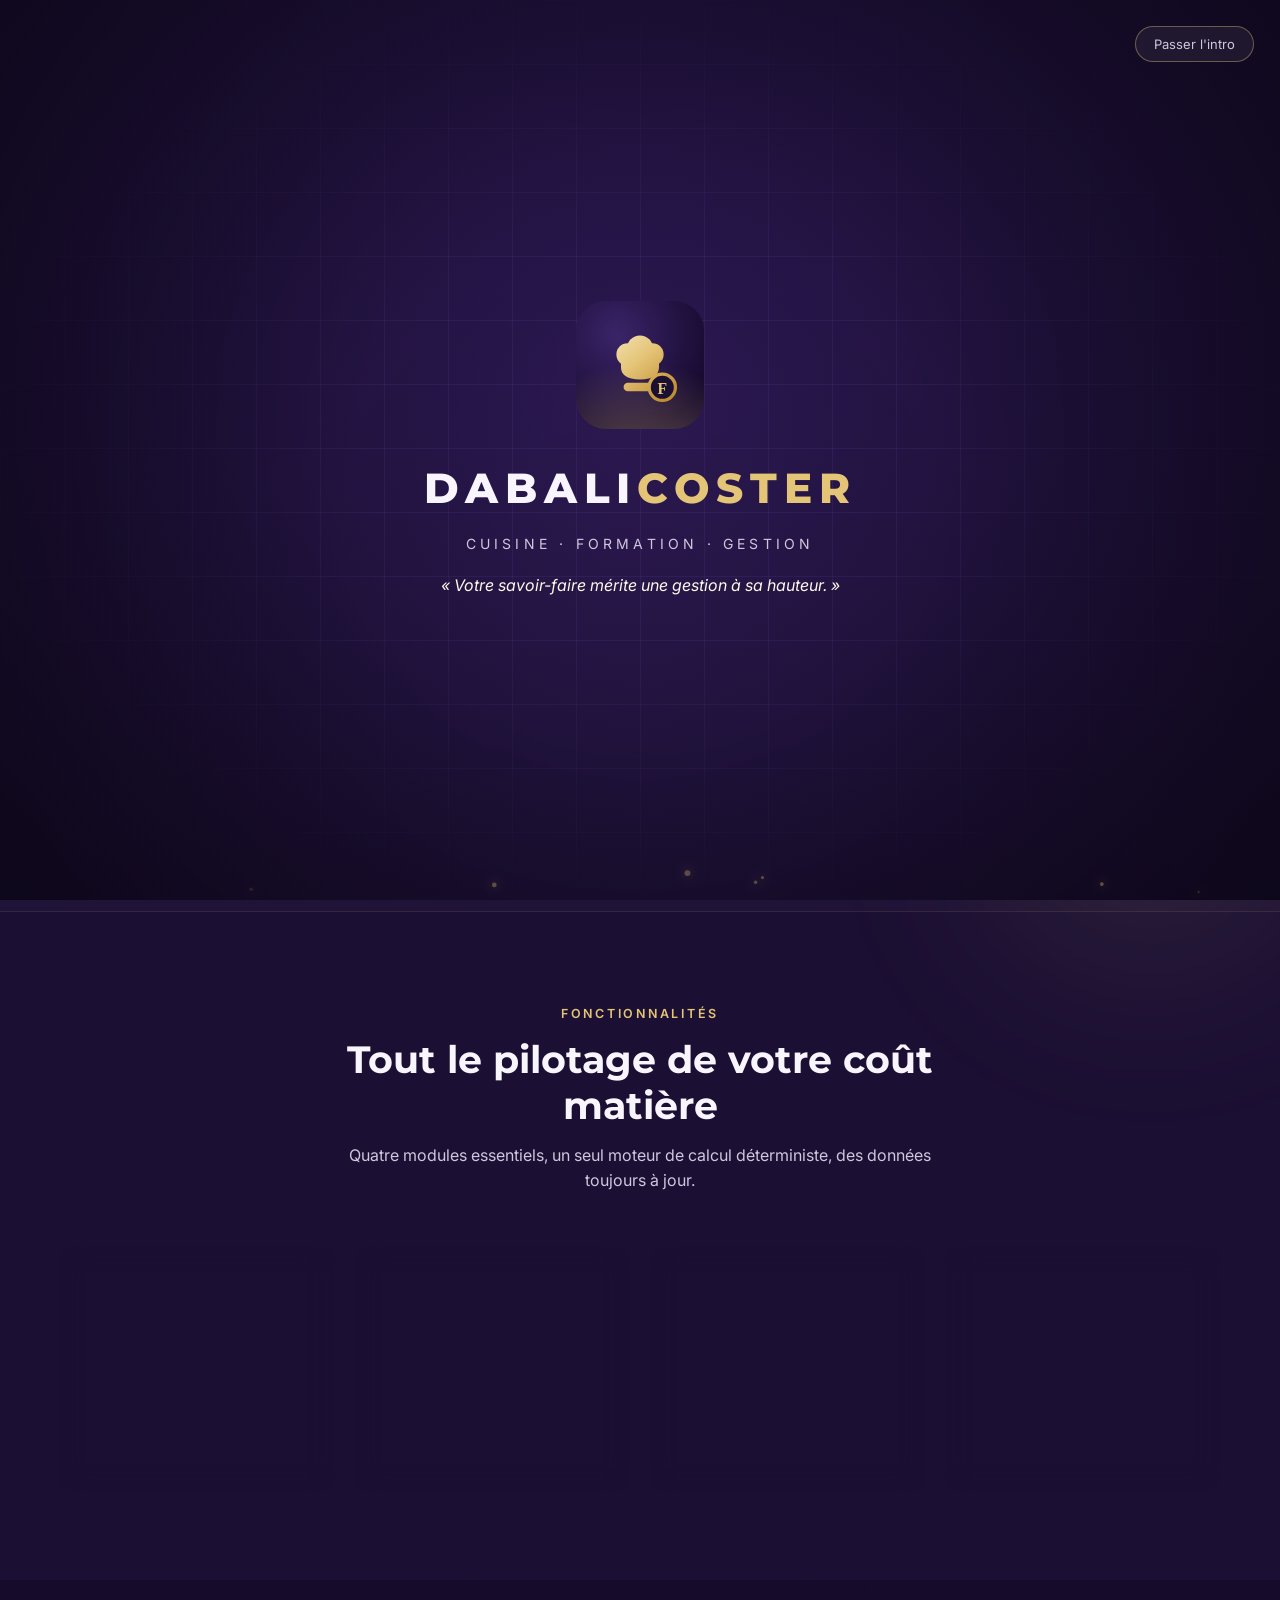
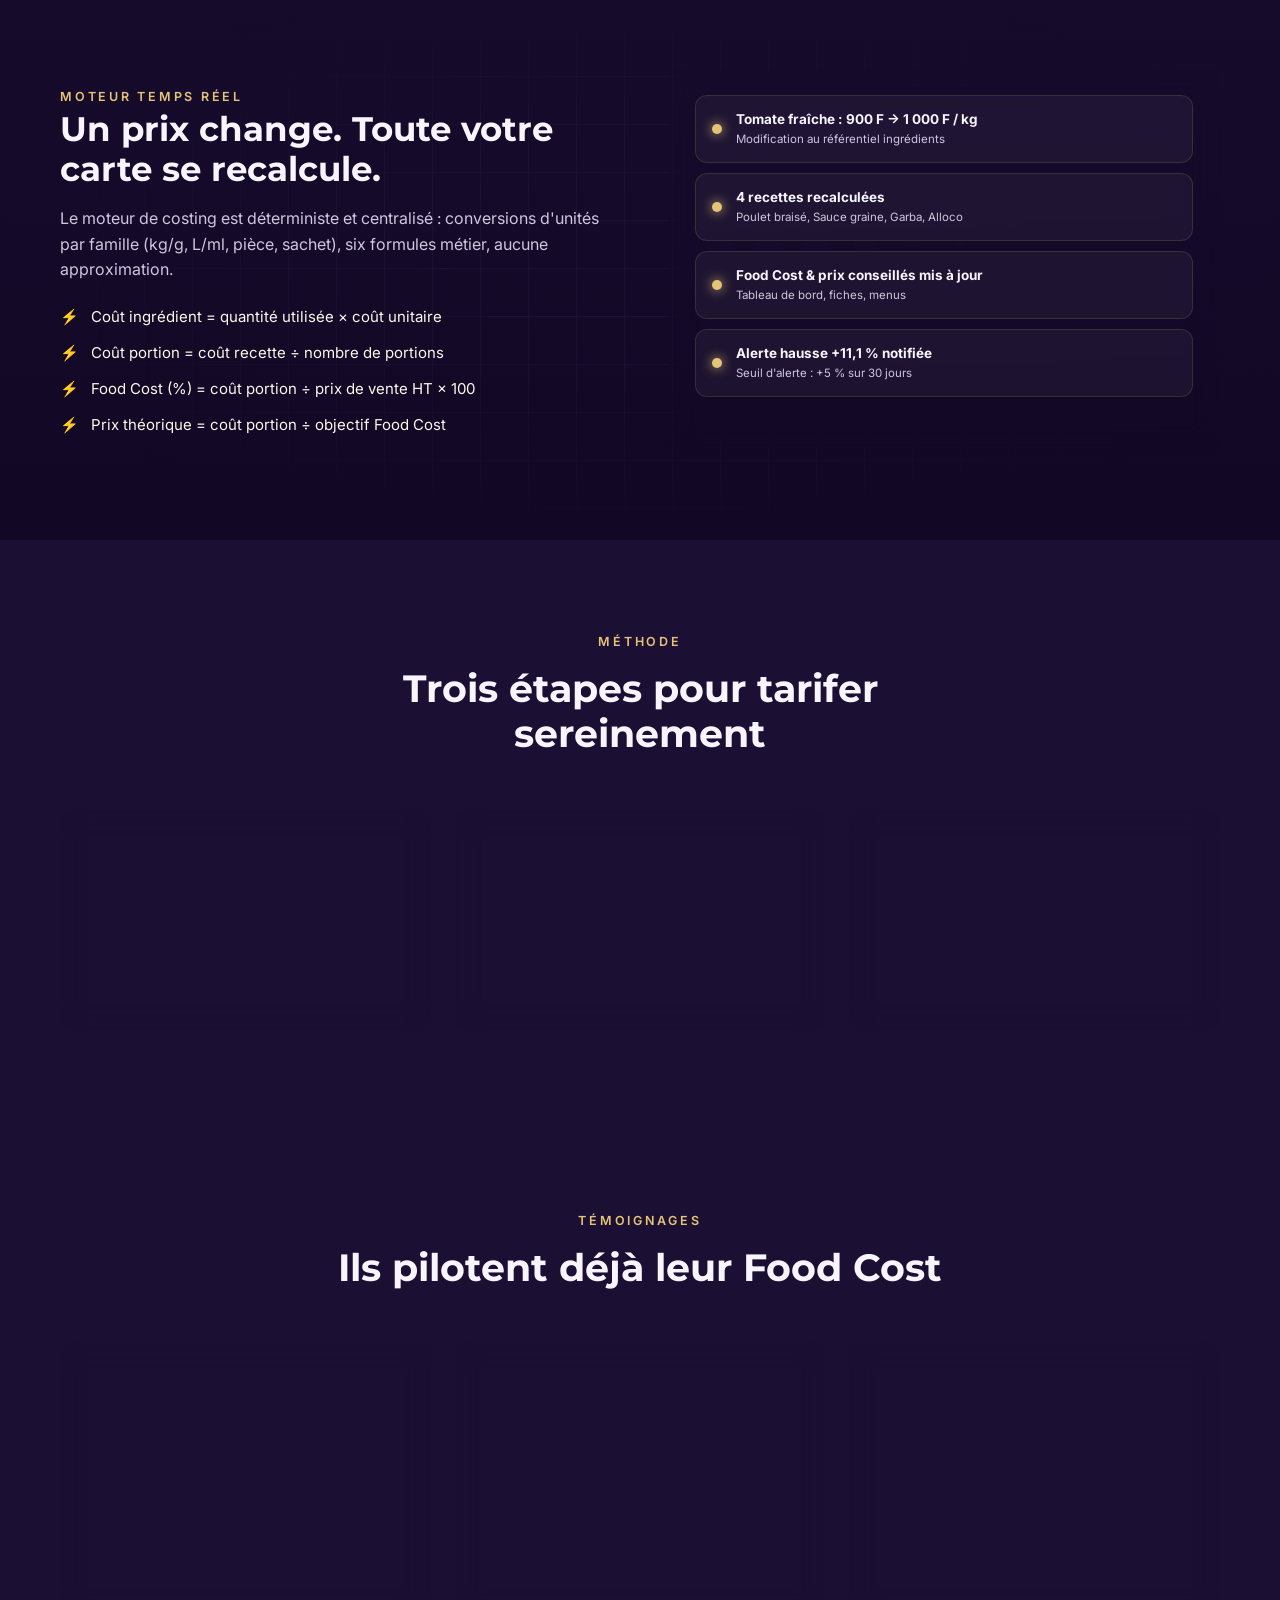
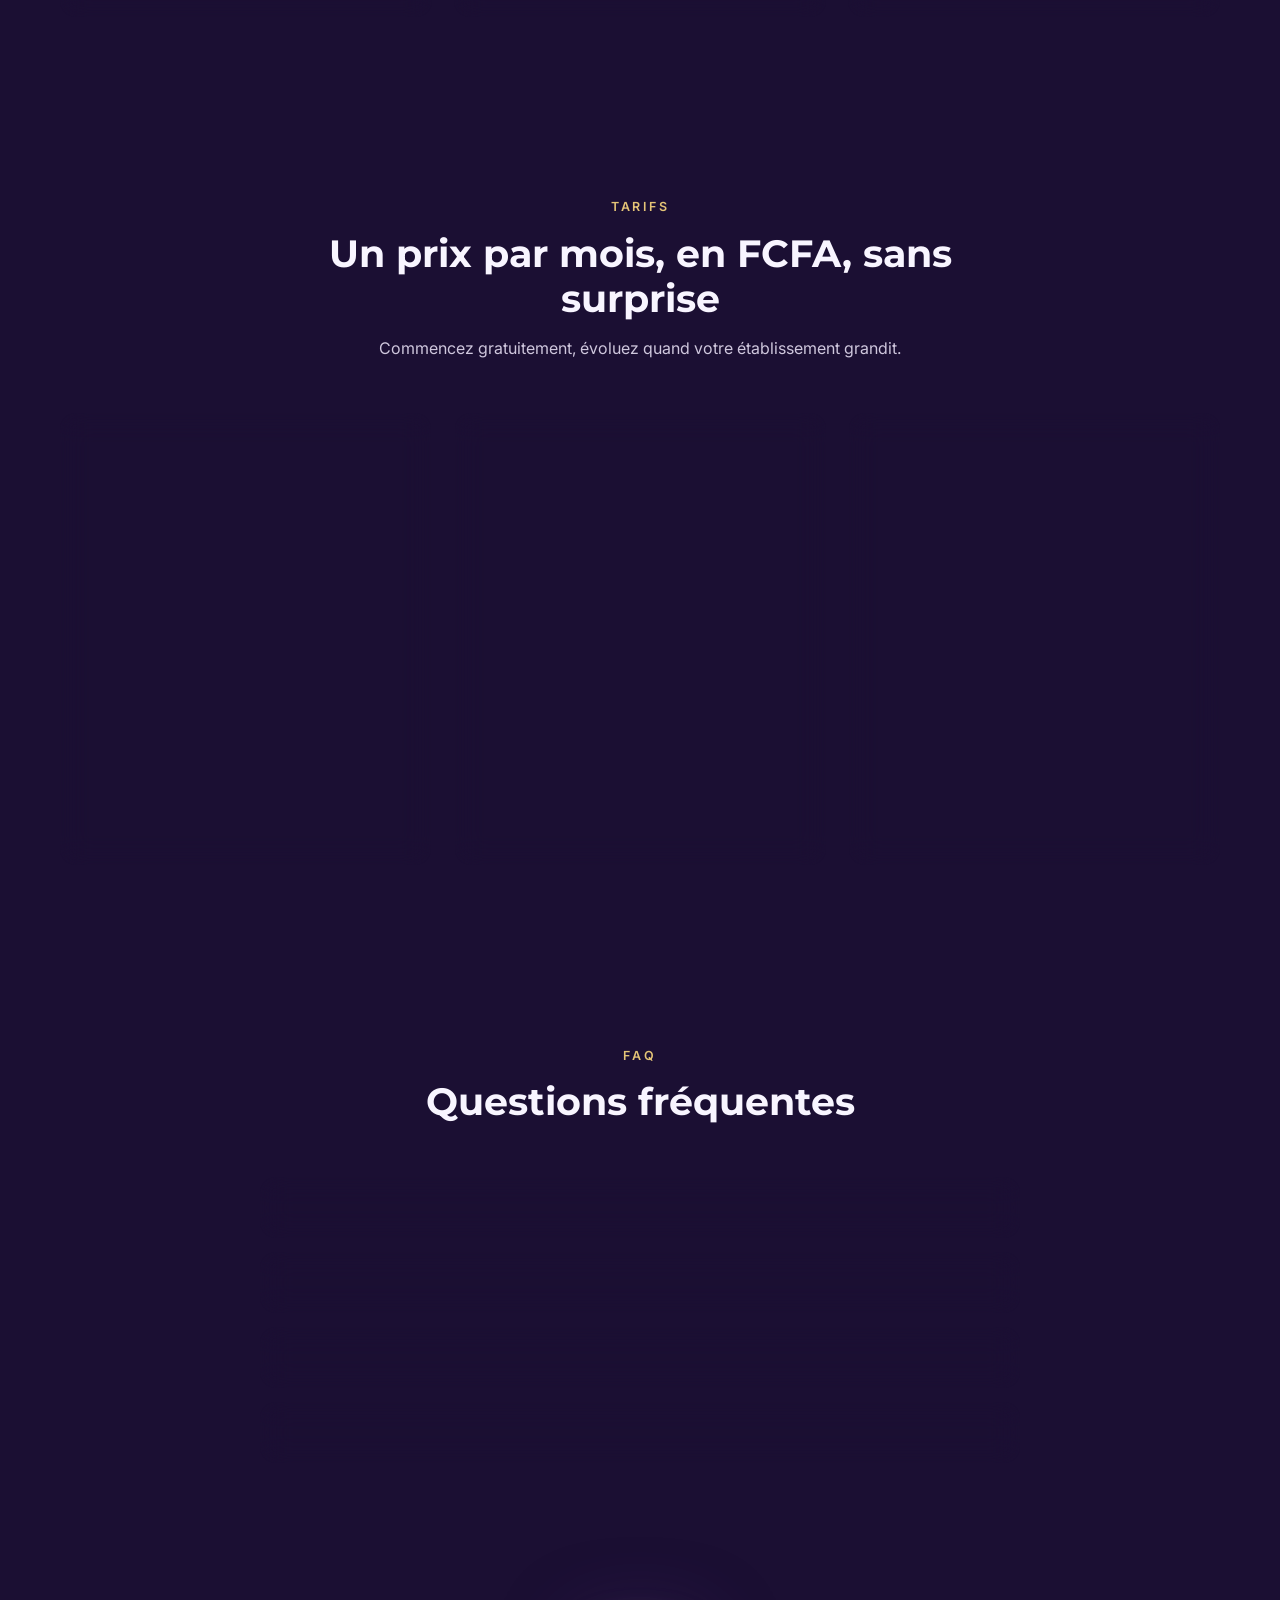
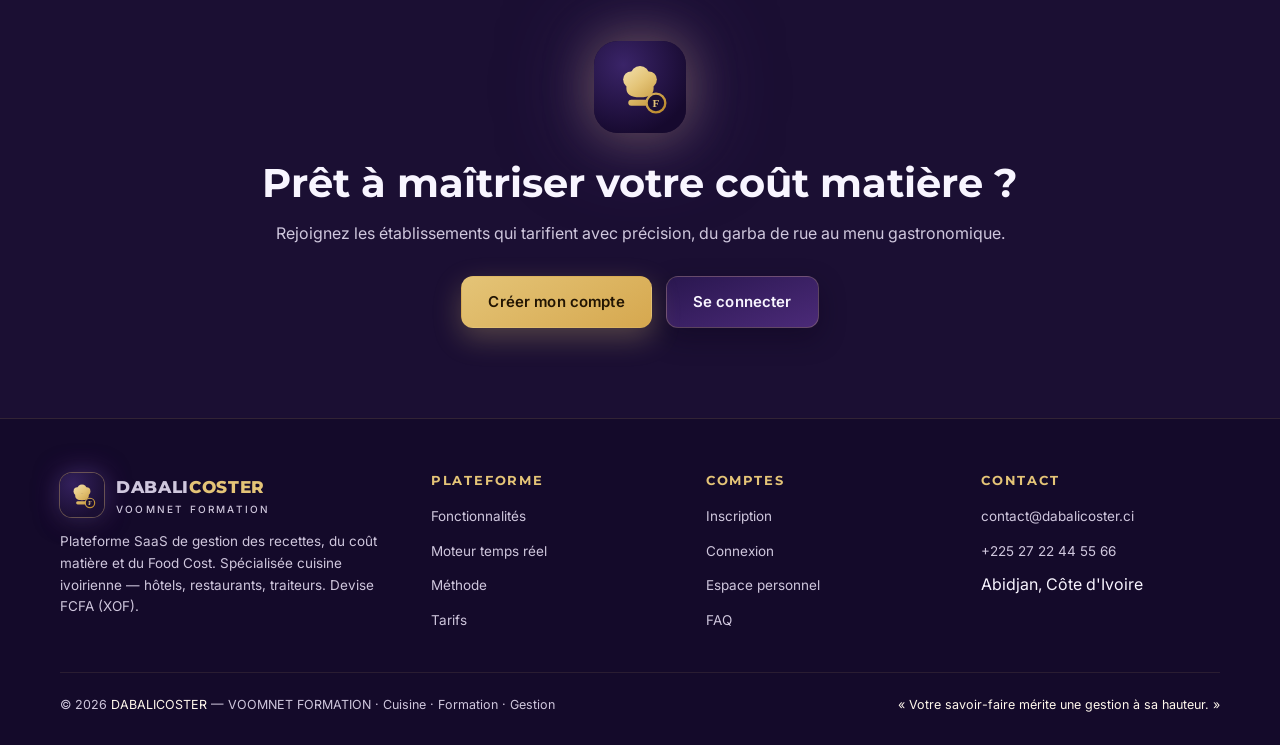
<file: dabalicoster-v2/index.html>
<!DOCTYPE html>
<html lang="fr">
<head>
  <meta charset="UTF-8">
  <meta name="viewport" content="width=device-width, initial-scale=1.0">
  <title>DABALICOSTER — Food Cost & coût matière · VOOMNET FORMATION</title>
  <meta name="description" content="Plateforme SaaS de gestion des recettes, du coût matière et du Food Cost pour les hôtels, restaurants et traiteurs. Spécialisée cuisine ivoirienne. Devise FCFA.">
  <link rel="icon" type="image/svg+xml" href="assets/logo.svg">
  <link rel="preconnect" href="https://fonts.googleapis.com">
  <link rel="preconnect" href="https://fonts.gstatic.com" crossorigin>
  <link href="https://fonts.googleapis.com/css2?family=Montserrat:wght@600;700;800&family=Inter:wght@400;500;600;700&display=swap" rel="stylesheet">
  <link rel="stylesheet" href="css/landing.css">
</head>
<body>

  <!-- ======== INTRO ANIMÉE ======== -->
  <div id="intro" aria-hidden="true">
    <div class="intro-grid"></div>
    <canvas id="embers"></canvas>
    <button id="intro-skip" type="button">Passer l'intro</button>
    <div class="intro-center">
      <div class="intro-logo"><img src="assets/logo.svg" alt="Logo DABALICOSTER"></div>
      <div class="intro-title">DABALI<em>COSTER</em></div>
      <div class="intro-tag">Cuisine · Formation · Gestion</div>
      <div class="intro-slogan">« Votre savoir-faire mérite une gestion à sa hauteur. »</div>
    </div>
  </div>

  <div class="bg-grid" aria-hidden="true"></div>
  <div class="bg-halo h1" aria-hidden="true"></div>
  <div class="bg-halo h2" aria-hidden="true"></div>

  <!-- ======== NAVIGATION ======== -->
  <header class="nav" id="nav">
    <div class="container nav-inner">
      <a class="brand" href="index.html">
        <span class="brand-logo"><img src="assets/logo.svg" alt=""></span>
        <span class="brand-name">DABALI<em>COSTER</em><span class="brand-sub">VOOMNET Formation</span></span>
      </a>
      <nav class="nav-links" aria-label="Navigation principale">
        <a href="#fonctionnalites">Fonctionnalités</a>
        <a href="#moteur">Moteur temps réel</a>
        <a href="#methode">Méthode</a>
        <a href="#tarifs">Tarifs</a>
        <a href="#faq">FAQ</a>
      </nav>
      <div class="nav-cta">
        <a class="btn btn-outline" href="login.html">Se connecter</a>
        <a class="btn btn-gold" href="inscription.html">S'inscrire</a>
      </div>
      <button class="nav-burger" id="nav-burger" type="button" aria-label="Menu">☰</button>
    </div>
  </header>

  <!-- ======== HERO ======== -->
  <section class="hero">
    <div class="container hero-grid">
      <div class="hero-copy reveal">
        <span class="badge-pill">SaaS · Food Cost &amp; coût matière</span>
        <h1>Votre savoir-faire mérite <em>une gestion à sa hauteur.</em></h1>
        <p class="hero-lead">DABALICOSTER transforme vos recettes en coûts, puis utilise ces coûts pour tarifer vos menus de façon intelligente et automatisée. Conçu pour les hôtels, restaurants et traiteurs — spécialisé cuisine ivoirienne, en FCFA.</p>
        <ul class="hero-promises">
          <li>Chaque modification de prix recalcule instantanément vos recettes et vos menus.</li>
          <li>Simulez votre prix de vente et votre objectif Food Cost en temps réel.</li>
          <li>Carte nutritionnelle dynamique générée automatiquement pour chaque fiche.</li>
        </ul>
        <div class="hero-ctas">
          <a class="btn btn-gold" href="inscription.html">Créer mon compte gratuit</a>
          <a class="btn btn-violet" href="login.html">Voir la démonstration</a>
        </div>
      </div>
      <div class="glass hero-preview reveal">
        <div class="preview-head">
          <strong>Tableau de bord — Aperçu</strong>
          <span>Mis à jour à l'instant</span>
        </div>
        <div class="preview-kpis">
          <div class="pv-kpi"><small>Coût / portion</small><strong>1 543 F</strong></div>
          <div class="pv-kpi"><small>Food Cost</small><strong>43,0 %</strong></div>
          <div class="pv-kpi"><small>Recettes</small><strong>4</strong></div>
          <div class="pv-kpi"><small>Alertes</small><strong>5</strong></div>
        </div>
        <div class="pv-bars">
          <div class="pv-bar"><span>Poulet braisé</span><div class="pv-track"><div class="pv-fill" style="width:59%"></div></div><b>41,6 %</b></div>
          <div class="pv-bar"><span>Sauce graine</span><div class="pv-track"><div class="pv-fill" style="width:58%"></div></div><b>40,9 %</b></div>
          <div class="pv-bar"><span>Garba thon</span><div class="pv-track"><div class="pv-fill" style="width:69%"></div></div><b>48,5 %</b></div>
          <div class="pv-bar"><span>Alloco</span><div class="pv-track"><div class="pv-fill" style="width:58%"></div></div><b>41,1 %</b></div>
        </div>
      </div>
    </div>
  </section>

  <!-- ======== BANDEAU CLIENTS ======== -->
  <div class="marquee-wrap" aria-label="Ils nous font confiance">
    <div class="marquee" id="marquee">
      <span>Hôtel Ivoire Palace</span><span>Chez Simonne</span><span>Le Wafou</span>
      <span>Maquis Le Garba d'Or</span><span>Les Saveurs d'Abidjan</span><span>Hôtel Tiama</span>
      <span>Le Patio by Dabali</span><span>Chez Georges</span><span>Assinie Beach Food</span>
      <span>La Terrasse du Plateau</span>
    </div>
  </div>

  <!-- ======== FONCTIONNALITÉS ======== -->
  <section class="section" id="fonctionnalites">
    <div class="container">
      <div class="section-head reveal">
        <span class="kicker">Fonctionnalités</span>
        <h2>Tout le pilotage de votre coût matière</h2>
        <p>Quatre modules essentiels, un seul moteur de calcul déterministe, des données toujours à jour.</p>
      </div>
      <div class="features">
        <div class="glass feature reveal">
          <div class="feature-icon">🧺</div>
          <h3>Référentiel ingrédients</h3>
          <p>Prix FCFA, unités, fournisseurs, historique et tendances 30 jours avec alertes de hausse.</p>
        </div>
        <div class="glass feature reveal">
          <div class="feature-icon">📋</div>
          <h3>Fiches techniques &amp; costing</h3>
          <p>Sélectionnez vos ingrédients, le coût total et le coût portion se calculent automatiquement.</p>
        </div>
        <div class="glass feature reveal">
          <div class="feature-icon">🎚️</div>
          <h3>Simulation temps réel</h3>
          <p>Sliders prix de vente et objectif Food Cost : jauge colorée, prix conseillé et marge, sans sauvegarde.</p>
        </div>
        <div class="glass feature reveal">
          <div class="feature-icon">🍽️</div>
          <h3>Menu Builder &amp; nutrition</h3>
          <p>Assemblez vos recettes, obtenez le coût du repas, le prix conseillé et la carte nutritionnelle dynamique.</p>
        </div>
      </div>
    </div>
  </section>

  <!-- ======== MOTEUR TEMPS RÉEL ======== -->
  <section class="section section-dark" id="moteur">
    <div class="grid-overlay" aria-hidden="true"></div>
    <div class="container engine-grid">
      <div class="engine-copy reveal">
        <span class="kicker" style="color:var(--or); text-transform:uppercase; letter-spacing:0.22em; font-size:12.5px; font-weight:600;">Moteur temps réel</span>
        <h2>Un prix change. Toute votre carte se recalcule.</h2>
        <p>Le moteur de costing est déterministe et centralisé : conversions d'unités par famille (kg/g, L/ml, pièce, sachet), six formules métier, aucune approximation.</p>
        <ul class="engine-list">
          <li>Coût ingrédient = quantité utilisée × coût unitaire</li>
          <li>Coût portion = coût recette ÷ nombre de portions</li>
          <li>Food Cost (%) = coût portion ÷ prix de vente HT × 100</li>
          <li>Prix théorique = coût portion ÷ objectif Food Cost</li>
        </ul>
      </div>
      <div class="glass propagation reveal">
        <div class="prop-step"><span class="dot"></span><div><strong>Tomate fraîche : 900 F → 1 000 F / kg</strong><small>Modification au référentiel ingrédients</small></div></div>
        <div class="prop-step"><span class="dot"></span><div><strong>4 recettes recalculées</strong><small>Poulet braisé, Sauce graine, Garba, Alloco</small></div></div>
        <div class="prop-step"><span class="dot"></span><div><strong>Food Cost &amp; prix conseillés mis à jour</strong><small>Tableau de bord, fiches, menus</small></div></div>
        <div class="prop-step"><span class="dot"></span><div><strong>Alerte hausse +11,1 % notifiée</strong><small>Seuil d'alerte : +5 % sur 30 jours</small></div></div>
        <div class="prop-loop">⟲ propagation instantanée à chaque modification</div>
      </div>
    </div>
  </section>

  <!-- ======== MÉTHODE ======== -->
  <section class="section" id="methode">
    <div class="container">
      <div class="section-head reveal">
        <span class="kicker">Méthode</span>
        <h2>Trois étapes pour tarifer sereinement</h2>
      </div>
      <div class="steps">
        <div class="glass step reveal">
          <div class="step-num">1</div>
          <h3>Renseignez vos ingrédients</h3>
          <p>Nom, catégorie, unité, prix FCFA et fournisseur. L'historique et les tendances se construisent automatiquement.</p>
        </div>
        <div class="glass step reveal">
          <div class="step-num">2</div>
          <h3>Créez vos fiches techniques</h3>
          <p>Ajoutez vos ingrédients avec quantités et unités compatibles : coût recette et coût portion calculés en direct.</p>
        </div>
        <div class="glass step reveal">
          <div class="step-num">3</div>
          <h3>Tarifez en confiance</h3>
          <p>Simulez prix de vente et objectif Food Cost, appliquez le prix conseillé, assemblez vos menus au coût maîtrisé.</p>
        </div>
      </div>
    </div>
  </section>

  <!-- ======== TÉMOIGNAGES ======== -->
  <section class="section">
    <div class="container">
      <div class="section-head reveal">
        <span class="kicker">Témoignages</span>
        <h2>Ils pilotent déjà leur Food Cost</h2>
      </div>
      <div class="quotes">
        <div class="glass quote reveal">
          <div class="quote-stars">★★★★★</div>
          <p>« Depuis que le marché a flambé, je voyais ma marge fondre sans savoir où. Avec DABALICOSTER, chaque hausse de prix recalcule ma carte : je re-tarife le jour même. »</p>
          <div class="quote-who">
            <div class="quote-avatar">SK</div>
            <div><strong>Chef Sylvie Konan</strong><span>Restaurant Le Wafou, Cocody</span></div>
          </div>
        </div>
        <div class="glass quote reveal">
          <div class="quote-stars">★★★★★</div>
          <p>« La simulation temps réel a changé nos réunions de direction : on débat enfin avec des chiffres, pas des intuitions. Le Menu Builder nous a fait gagner 2 points de marge. »</p>
          <div class="quote-who">
            <div class="quote-avatar">AD</div>
            <div><strong>Alain Diomandé</strong><span>Directeur F&amp;B, Hôtel Ivoire Palace</span></div>
          </div>
        </div>
        <div class="glass quote reveal">
          <div class="quote-stars">★★★★★</div>
          <p>« Pour un traiteur, le coût portion exact est vital. Les fiches techniques et la carte nutritionnelle automatique nous font gagner un temps précieux sur chaque devis. »</p>
          <div class="quote-who">
            <div class="quote-avatar">MB</div>
            <div><strong>Mariam Bamba</strong><span>Traiteur Les Saveurs d'Abidjan</span></div>
          </div>
        </div>
      </div>
    </div>
  </section>

  <!-- ======== TARIFS ======== -->
  <section class="section" id="tarifs">
    <div class="container">
      <div class="section-head reveal">
        <span class="kicker">Tarifs</span>
        <h2>Un prix par mois, en FCFA, sans surprise</h2>
        <p>Commencez gratuitement, évoluez quand votre établissement grandit.</p>
      </div>
      <div class="plans">
        <div class="glass plan reveal">
          <h3>Découverte</h3>
          <div class="plan-price">0 F <small>/ mois</small></div>
          <ul>
            <li>Jusqu'à 10 recettes</li>
            <li>Jusqu'à 20 ingrédients</li>
            <li>Costing automatique</li>
            <li>Tableau de bord</li>
            <li class="off">Simulation temps réel</li>
            <li class="off">Menu Builder</li>
          </ul>
          <a class="btn btn-outline" href="inscription.html">Commencer gratuitement</a>
        </div>
        <div class="glass plan featured reveal">
          <h3>Professionnel</h3>
          <div class="plan-price">25 000 F <small>/ mois</small></div>
          <ul>
            <li>Recettes &amp; ingrédients illimités</li>
            <li>Simulation temps réel</li>
            <li>Carte nutritionnelle dynamique</li>
            <li>Menu Builder &amp; prix conseillés</li>
            <li>Alertes de hausse &gt; 5 %</li>
            <li class="off">Multi-utilisateurs</li>
          </ul>
          <a class="btn btn-gold" href="inscription.html">Choisir Professionnel</a>
        </div>
        <div class="glass plan reveal">
          <h3>Établissement</h3>
          <div class="plan-price">60 000 F <small>/ mois</small></div>
          <ul>
            <li>Tout le plan Professionnel</li>
            <li>Comptes Chef &amp; Utilisateurs multiples</li>
            <li>Administration des comptes</li>
            <li>Historique complet &amp; tendances</li>
            <li>Accompagnement VOOMNET Formation</li>
            <li>Support prioritaire</li>
          </ul>
          <a class="btn btn-outline" href="inscription.html">Choisir Établissement</a>
        </div>
      </div>
    </div>
  </section>

  <!-- ======== FAQ ======== -->
  <section class="section" id="faq">
    <div class="container">
      <div class="section-head reveal">
        <span class="kicker">FAQ</span>
        <h2>Questions fréquentes</h2>
      </div>
      <div class="faq reveal">
        <div class="glass faq-item">
          <button class="faq-q" type="button">Qu'est-ce que le Food Cost ?<span class="chev">▼</span></button>
          <div class="faq-a"><p>Le Food Cost est le ratio entre le coût matière d'une portion et son prix de vente HT, exprimé en pourcentage. Un Food Cost de 35 % signifie que 35 % du prix de vente sert à payer les ingrédients. DABALICOSTER le calcule automatiquement pour chaque recette et chaque menu, et vous alerte quand il dépasse votre objectif.</p></div>
        </div>
        <div class="glass faq-item">
          <button class="faq-q" type="button">Faut-il installer quelque chose ?<span class="chev">▼</span></button>
          <div class="faq-a"><p>Non. DABALICOSTER est une plateforme SaaS accessible depuis n'importe quel navigateur, sur ordinateur comme sur mobile. Vos données sont conservées de façon sécurisée et restent disponibles après actualisation et reconnexion.</p></div>
        </div>
        <div class="glass faq-item">
          <button class="faq-q" type="button">Quelles devises sont prises en charge ?<span class="chev">▼</span></button>
          <div class="faq-a"><p>Le FCFA (XOF) est la devise par défaut, pensée pour la cuisine ivoirienne. Vous pouvez aussi afficher vos valeurs en EUR, USD ou GBP dans les paramètres — la devise choisie est utilisée partout dans l'application et persistée.</p></div>
        </div>
        <div class="glass faq-item">
          <button class="faq-q" type="button">Mes prix changent souvent au marché. Comment la plateforme suit-elle ?<span class="chev">▼</span></button>
          <div class="faq-a"><p>Chaque ingrédient dispose d'un historique de prix sur 30 jours avec tendances et sparklines. Dès qu'un prix est modifié, toutes les recettes et menus qui l'utilisent sont recalculés instantanément, et une alerte est déclenchée si la hausse dépasse 5 % sur la période.</p></div>
        </div>
      </div>
    </div>
  </section>

  <!-- ======== CTA FINAL ======== -->
  <section class="cta-final">
    <div class="container reveal">
      <div class="cta-logo"><img src="assets/logo.svg" alt="Logo DABALICOSTER"></div>
      <h2>Prêt à maîtriser votre coût matière ?</h2>
      <p>Rejoignez les établissements qui tarifient avec précision, du garba de rue au menu gastronomique.</p>
      <div class="hero-ctas" style="justify-content:center;">
        <a class="btn btn-gold" href="inscription.html">Créer mon compte</a>
        <a class="btn btn-violet" href="login.html">Se connecter</a>
      </div>
    </div>
  </section>

  <!-- ======== FOOTER ======== -->
  <footer class="footer">
    <div class="container">
      <div class="footer-grid">
        <div>
          <a class="brand" href="index.html" style="margin-bottom:14px;">
            <span class="brand-logo"><img src="assets/logo.svg" alt=""></span>
            <span class="brand-name">DABALI<em>COSTER</em><span class="brand-sub">VOOMNET Formation</span></span>
          </a>
          <p>Plateforme SaaS de gestion des recettes, du coût matière et du Food Cost. Spécialisée cuisine ivoirienne — hôtels, restaurants, traiteurs. Devise FCFA (XOF).</p>
        </div>
        <div>
          <h4>Plateforme</h4>
          <ul>
            <li><a href="#fonctionnalites">Fonctionnalités</a></li>
            <li><a href="#moteur">Moteur temps réel</a></li>
            <li><a href="#methode">Méthode</a></li>
            <li><a href="#tarifs">Tarifs</a></li>
          </ul>
        </div>
        <div>
          <h4>Comptes</h4>
          <ul>
            <li><a href="inscription.html">Inscription</a></li>
            <li><a href="login.html">Connexion</a></li>
            <li><a href="espace.html">Espace personnel</a></li>
            <li><a href="#faq">FAQ</a></li>
          </ul>
        </div>
        <div>
          <h4>Contact</h4>
          <ul>
            <li><a href="mailto:contact@dabalicoster.ci">contact@dabalicoster.ci</a></li>
            <li><a href="tel:+2252722445566">+225 27 22 44 55 66</a></li>
            <li>Abidjan, Côte d'Ivoire</li>
          </ul>
        </div>
      </div>
      <div class="footer-bottom">
        <span>© 2026 <em>DABALICOSTER</em> — VOOMNET FORMATION · Cuisine · Formation · Gestion</span>
        <span><em>« Votre savoir-faire mérite une gestion à sa hauteur. »</em></span>
      </div>
    </div>
  </footer>

  <script src="js/core.js"></script>
  <script src="js/data.js"></script>
  <script src="js/store.js"></script>
  <script src="js/landing.js"></script>
</body>
</html>
</file>
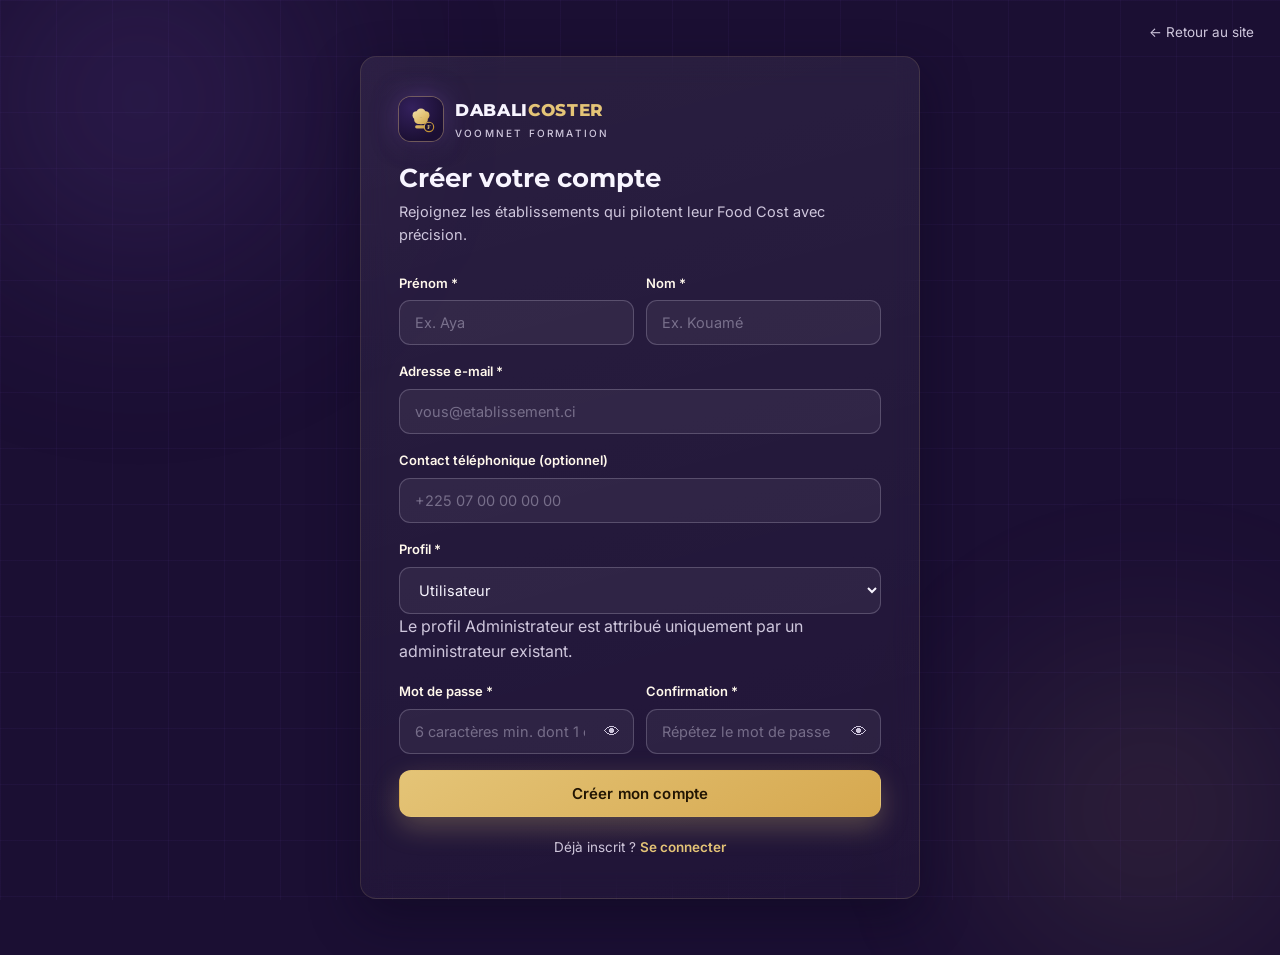
<file: dabalicoster-v2/inscription.html>
<!DOCTYPE html>
<html lang="fr">
<head>
  <meta charset="UTF-8">
  <meta name="viewport" content="width=device-width, initial-scale=1.0">
  <title>Inscription — DABALICOSTER</title>
  <link rel="icon" type="image/svg+xml" href="assets/logo.svg">
  <link rel="preconnect" href="https://fonts.googleapis.com">
  <link rel="preconnect" href="https://fonts.gstatic.com" crossorigin>
  <link href="https://fonts.googleapis.com/css2?family=Montserrat:wght@600;700;800&family=Inter:wght@400;500;600;700&display=swap" rel="stylesheet">
  <link rel="stylesheet" href="css/landing.css">
</head>
<body class="inscription-body">
  <div class="bg-grid" aria-hidden="true"></div>
  <div class="bg-halo h1" aria-hidden="true"></div>
  <div class="bg-halo h2" aria-hidden="true"></div>

  <a class="auth-top-link" href="index.html">← Retour au site</a>

  <div class="glass auth-card">
    <a class="brand" href="index.html" style="margin-bottom:22px;">
      <span class="brand-logo"><img src="assets/logo.svg" alt=""></span>
      <span class="brand-name">DABALI<em>COSTER</em><span class="brand-sub">VOOMNET Formation</span></span>
    </a>
    <h1>Créer votre compte</h1>
    <p class="sub">Rejoignez les établissements qui pilotent leur Food Cost avec précision.</p>

    <div class="form-error" id="form-error" role="alert"></div>
    <div class="form-success" id="form-success" role="status"></div>

    <form id="register-form" novalidate>
      <div class="field-row">
        <div class="field">
          <label for="prenom">Prénom *</label>
          <input type="text" id="prenom" name="prenom" placeholder="Ex. Aya" required>
        </div>
        <div class="field">
          <label for="nom">Nom *</label>
          <input type="text" id="nom" name="nom" placeholder="Ex. Kouamé" required>
        </div>
      </div>

      <div class="field">
        <label for="email">Adresse e-mail *</label>
        <input type="email" id="email" name="email" placeholder="vous@etablissement.ci" autocomplete="username" required>
      </div>

      <div class="field">
        <label for="contact">Contact téléphonique (optionnel)</label>
        <input type="tel" id="contact" name="contact" placeholder="+225 07 00 00 00 00">
      </div>

      <div class="field">
        <label for="role">Profil *</label>
        <select id="role" name="role" required>
          <option value="utilisateur">Utilisateur</option>
          <option value="chef">Chef de restaurant</option>
        </select>
        <p class="field-hint" style="color:var(--texte-secondaire);">Le profil Administrateur est attribué uniquement par un administrateur existant.</p>
      </div>

      <div class="field-row">
        <div class="field">
          <label for="password">Mot de passe *</label>
          <div class="with-eye">
            <input type="password" id="password" name="password" placeholder="6 caractères min. dont 1 chiffre" autocomplete="new-password" required>
            <button type="button" class="eye-btn" data-toggle="password" aria-label="Afficher">👁</button>
          </div>
        </div>
        <div class="field">
          <label for="confirmation">Confirmation *</label>
          <div class="with-eye">
            <input type="password" id="confirmation" name="confirmation" placeholder="Répétez le mot de passe" autocomplete="new-password" required>
            <button type="button" class="eye-btn" data-toggle="confirmation" aria-label="Afficher">👁</button>
          </div>
        </div>
      </div>

      <button type="submit" class="btn btn-gold" id="btn-register" style="width:100%;">Créer mon compte</button>
    </form>

    <p class="auth-foot">Déjà inscrit ? <a href="login.html">Se connecter</a></p>
  </div>

  <script src="js/core.js"></script>
  <script src="js/data.js"></script>
  <script src="js/store.js"></script>
  <script src="js/supabase.js"></script>
  <script src="js/store.db.js"></script>
  <script src="js/auth.js"></script>
  <script src="js/inscription.js"></script>
</body>
</html>
</file>
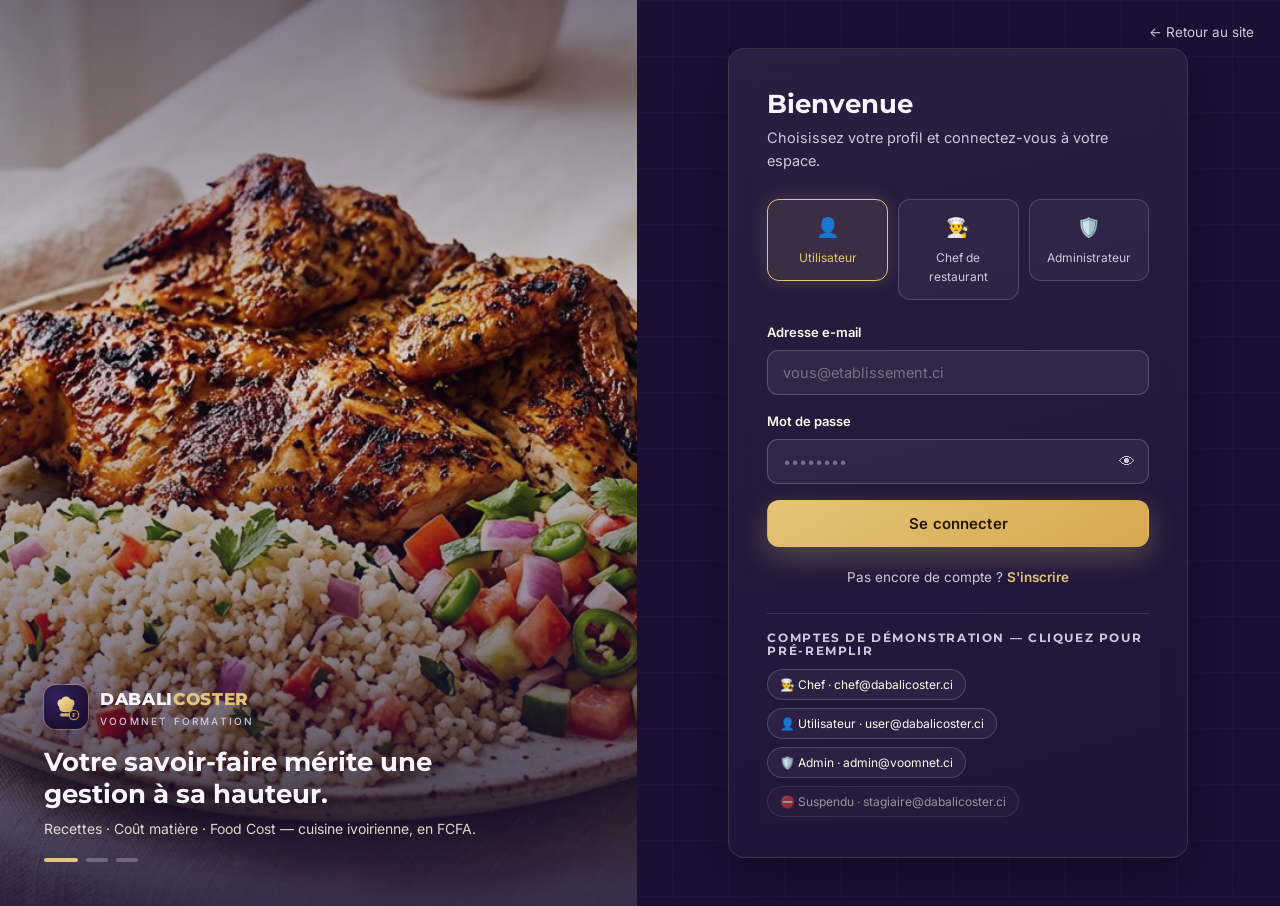
<file: dabalicoster-v2/login.html>
<!DOCTYPE html>
<html lang="fr">
<head>
  <meta charset="UTF-8">
  <meta name="viewport" content="width=device-width, initial-scale=1.0">
  <title>Connexion — DABALICOSTER</title>
  <link rel="icon" type="image/svg+xml" href="assets/logo.svg">
  <link rel="preconnect" href="https://fonts.googleapis.com">
  <link rel="preconnect" href="https://fonts.gstatic.com" crossorigin>
  <link href="https://fonts.googleapis.com/css2?family=Montserrat:wght@600;700;800&family=Inter:wght@400;500;600;700&display=swap" rel="stylesheet">
  <link rel="stylesheet" href="css/landing.css">
</head>
<body>
  <div class="bg-grid" aria-hidden="true"></div>

  <a class="auth-top-link" href="index.html">← Retour au site</a>

  <div class="auth-body">
    <!-- Grande zone visuelle : 3 photographies culinaires en fondu + Ken Burns -->
    <div class="auth-visual">
      <div class="auth-photo on" data-i="0"><img src="assets/photo-poulet.jpg" alt="Poulet braisé & attiéké"></div>
      <div class="auth-photo" data-i="1"><img src="assets/photo-alloco.jpg" alt="Alloco doré"></div>
      <div class="auth-photo" data-i="2"><img src="assets/photo-sauce.jpg" alt="Sauce graine"></div>
      <div class="auth-visual-content">
        <a class="brand" href="index.html">
          <span class="brand-logo"><img src="assets/logo.svg" alt=""></span>
          <span class="brand-name">DABALI<em>COSTER</em><span class="brand-sub">VOOMNET Formation</span></span>
        </a>
        <h2>Votre savoir-faire mérite une gestion à sa hauteur.</h2>
        <p>Recettes · Coût matière · Food Cost — cuisine ivoirienne, en FCFA.</p>
        <div class="photo-dots" id="photo-dots">
          <span class="on"></span><span></span><span></span>
        </div>
      </div>
    </div>

    <!-- Carte de connexion premium -->
    <div class="auth-panel">
      <div class="glass auth-card">
        <h1>Bienvenue</h1>
        <p class="sub">Choisissez votre profil et connectez-vous à votre espace.</p>

        <div class="form-error" id="form-error" role="alert"></div>

        <form id="login-form" novalidate>
          <div class="profile-choice" role="radiogroup" aria-label="Choix du profil">
            <label>
              <input type="radio" name="role" value="utilisateur" checked>
              <span class="chip"><span class="ico">👤</span>Utilisateur</span>
            </label>
            <label>
              <input type="radio" name="role" value="chef">
              <span class="chip"><span class="ico">👨‍🍳</span>Chef de restaurant</span>
            </label>
            <label>
              <input type="radio" name="role" value="administrateur">
              <span class="chip"><span class="ico">🛡️</span>Administrateur</span>
            </label>
          </div>

          <div class="field">
            <label for="email">Adresse e-mail</label>
            <input type="email" id="email" name="email" placeholder="vous@etablissement.ci" autocomplete="username" required>
          </div>

          <div class="field">
            <label for="password">Mot de passe</label>
            <div class="with-eye">
              <input type="password" id="password" name="password" placeholder="••••••••" autocomplete="current-password" required>
              <button type="button" class="eye-btn" id="toggle-pwd" aria-label="Afficher le mot de passe">👁</button>
            </div>
          </div>

          <button type="submit" class="btn btn-gold" id="btn-login" style="width:100%;">Se connecter</button>
        </form>

        <p class="auth-foot">Pas encore de compte ? <a href="inscription.html">S'inscrire</a></p>

        <div class="demo-accounts">
          <h4>Comptes de démonstration — cliquez pour pré-remplir</h4>
          <div class="demo-chips">
            <button type="button" class="demo-chip" data-email="chef@dabalicoster.ci" data-pwd="chef2026" data-role="chef">👨‍🍳 Chef · chef@dabalicoster.ci</button>
            <button type="button" class="demo-chip" data-email="user@dabalicoster.ci" data-pwd="user2026" data-role="utilisateur">👤 Utilisateur · user@dabalicoster.ci</button>
            <button type="button" class="demo-chip" data-email="admin@voomnet.ci" data-pwd="admin2026" data-role="administrateur">🛡️ Admin · admin@voomnet.ci</button>
            <button type="button" class="demo-chip suspended" data-email="stagiaire@dabalicoster.ci" data-pwd="stagiaire2026" data-role="utilisateur">⛔ Suspendu · stagiaire@dabalicoster.ci</button>
          </div>
        </div>
      </div>
    </div>
  </div>

  <script src="js/core.js"></script>
  <script src="js/data.js"></script>
  <script src="js/store.js"></script>
  <script src="js/supabase.js"></script>
  <script src="js/store.db.js"></script>
  <script src="js/auth.js"></script>
  <script src="js/login.js"></script>
</body>
</html>
</file>
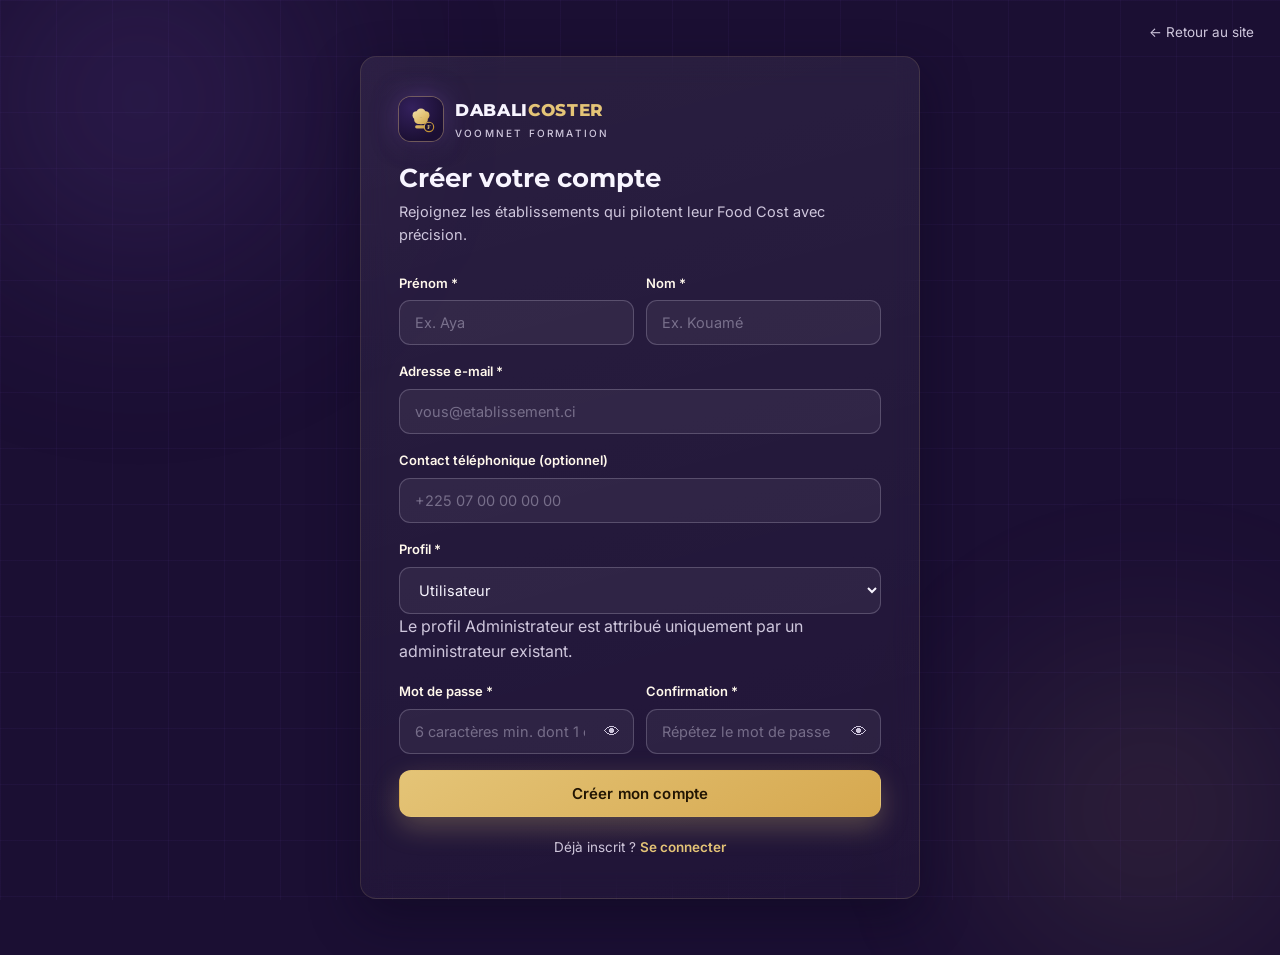
<file: dabalicoster/inscription.html>
<!DOCTYPE html>
<html lang="fr">
<head>
  <meta charset="UTF-8">
  <meta name="viewport" content="width=device-width, initial-scale=1.0">
  <title>Inscription — DABALICOSTER</title>
  <link rel="icon" type="image/svg+xml" href="assets/logo.svg">
  <link rel="preconnect" href="https://fonts.googleapis.com">
  <link rel="preconnect" href="https://fonts.gstatic.com" crossorigin>
  <link href="https://fonts.googleapis.com/css2?family=Montserrat:wght@600;700;800&family=Inter:wght@400;500;600;700&display=swap" rel="stylesheet">
  <link rel="stylesheet" href="css/landing.css">
</head>
<body class="inscription-body">
  <div class="bg-grid" aria-hidden="true"></div>
  <div class="bg-halo h1" aria-hidden="true"></div>
  <div class="bg-halo h2" aria-hidden="true"></div>

  <a class="auth-top-link" href="index.html">← Retour au site</a>

  <div class="glass auth-card">
    <a class="brand" href="index.html" style="margin-bottom:22px;">
      <span class="brand-logo"><img src="assets/logo.svg" alt=""></span>
      <span class="brand-name">DABALI<em>COSTER</em><span class="brand-sub">VOOMNET Formation</span></span>
    </a>
    <h1>Créer votre compte</h1>
    <p class="sub">Rejoignez les établissements qui pilotent leur Food Cost avec précision.</p>

    <div class="form-error" id="form-error" role="alert"></div>
    <div class="form-success" id="form-success" role="status"></div>

    <form id="register-form" novalidate>
      <div class="field-row">
        <div class="field">
          <label for="prenom">Prénom *</label>
          <input type="text" id="prenom" name="prenom" placeholder="Ex. Aya" required>
        </div>
        <div class="field">
          <label for="nom">Nom *</label>
          <input type="text" id="nom" name="nom" placeholder="Ex. Kouamé" required>
        </div>
      </div>

      <div class="field">
        <label for="email">Adresse e-mail *</label>
        <input type="email" id="email" name="email" placeholder="vous@etablissement.ci" autocomplete="username" required>
      </div>

      <div class="field">
        <label for="contact">Contact téléphonique (optionnel)</label>
        <input type="tel" id="contact" name="contact" placeholder="+225 07 00 00 00 00">
      </div>

      <div class="field">
        <label for="role">Profil *</label>
        <select id="role" name="role" required>
          <option value="utilisateur">Utilisateur</option>
          <option value="chef">Chef de restaurant</option>
        </select>
        <p class="field-hint" style="color:var(--texte-secondaire);">Le profil Administrateur est attribué uniquement par un administrateur existant.</p>
      </div>

      <div class="field-row">
        <div class="field">
          <label for="password">Mot de passe *</label>
          <div class="with-eye">
            <input type="password" id="password" name="password" placeholder="6 caractères min. dont 1 chiffre" autocomplete="new-password" required>
            <button type="button" class="eye-btn" data-toggle="password" aria-label="Afficher">👁</button>
          </div>
        </div>
        <div class="field">
          <label for="confirmation">Confirmation *</label>
          <div class="with-eye">
            <input type="password" id="confirmation" name="confirmation" placeholder="Répétez le mot de passe" autocomplete="new-password" required>
            <button type="button" class="eye-btn" data-toggle="confirmation" aria-label="Afficher">👁</button>
          </div>
        </div>
      </div>

      <button type="submit" class="btn btn-gold" id="btn-register" style="width:100%;">Créer mon compte</button>
    </form>

    <p class="auth-foot">Déjà inscrit ? <a href="login.html">Se connecter</a></p>
  </div>

  <script src="js/core.js"></script>
  <script src="js/data.js"></script>
  <script src="js/store.js"></script>
  <script src="js/auth.js"></script>
  <script src="js/inscription.js"></script>
</body>
</html>
</file>
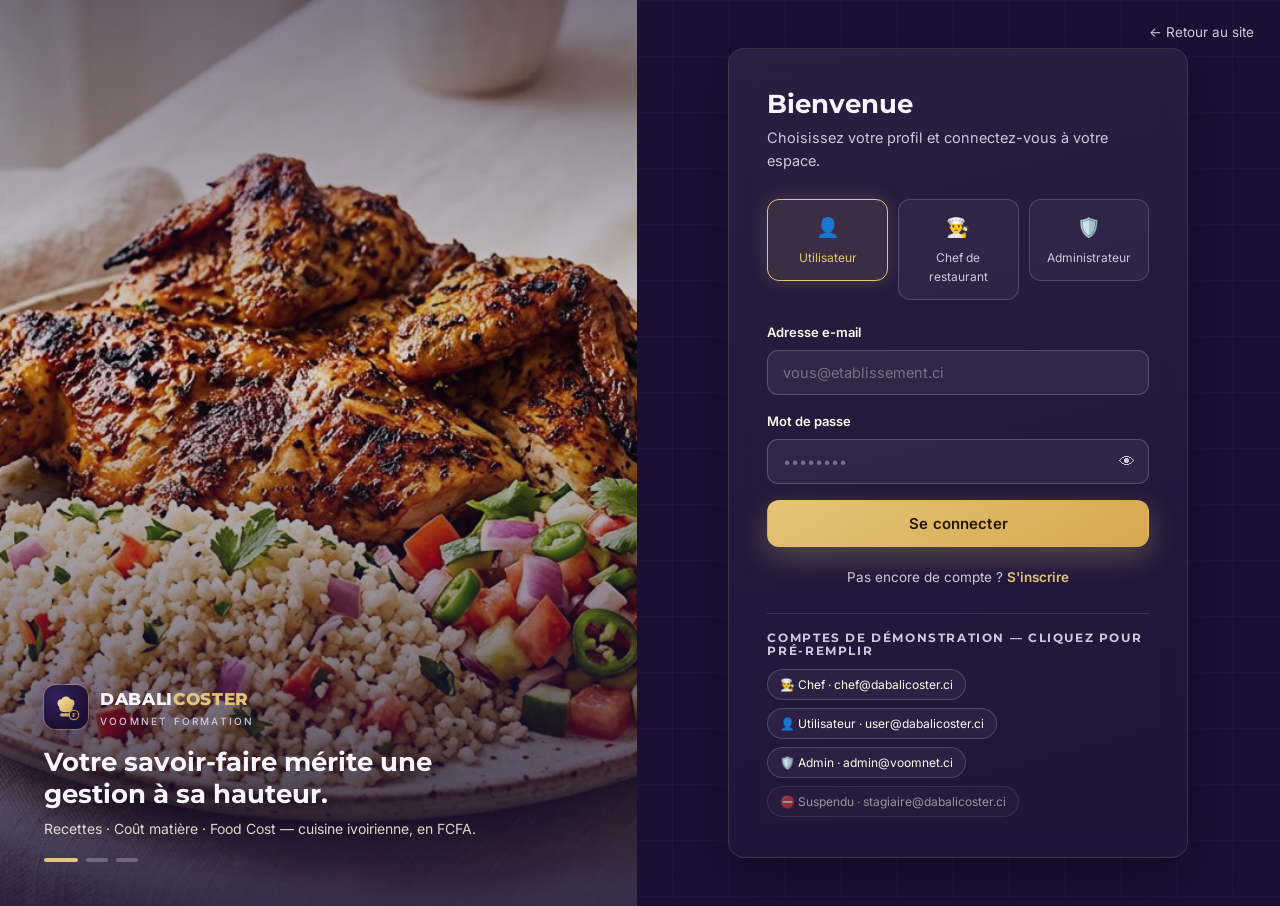
<file: dabalicoster/login.html>
<!DOCTYPE html>
<html lang="fr">
<head>
  <meta charset="UTF-8">
  <meta name="viewport" content="width=device-width, initial-scale=1.0">
  <title>Connexion — DABALICOSTER</title>
  <link rel="icon" type="image/svg+xml" href="assets/logo.svg">
  <link rel="preconnect" href="https://fonts.googleapis.com">
  <link rel="preconnect" href="https://fonts.gstatic.com" crossorigin>
  <link href="https://fonts.googleapis.com/css2?family=Montserrat:wght@600;700;800&family=Inter:wght@400;500;600;700&display=swap" rel="stylesheet">
  <link rel="stylesheet" href="css/landing.css">
</head>
<body>
  <div class="bg-grid" aria-hidden="true"></div>

  <a class="auth-top-link" href="index.html">← Retour au site</a>

  <div class="auth-body">
    <!-- Grande zone visuelle : 3 photographies culinaires en fondu + Ken Burns -->
    <div class="auth-visual">
      <div class="auth-photo on" data-i="0"><img src="assets/photo-poulet.jpg" alt="Poulet braisé & attiéké"></div>
      <div class="auth-photo" data-i="1"><img src="assets/photo-alloco.jpg" alt="Alloco doré"></div>
      <div class="auth-photo" data-i="2"><img src="assets/photo-sauce.jpg" alt="Sauce graine"></div>
      <div class="auth-visual-content">
        <a class="brand" href="index.html">
          <span class="brand-logo"><img src="assets/logo.svg" alt=""></span>
          <span class="brand-name">DABALI<em>COSTER</em><span class="brand-sub">VOOMNET Formation</span></span>
        </a>
        <h2>Votre savoir-faire mérite une gestion à sa hauteur.</h2>
        <p>Recettes · Coût matière · Food Cost — cuisine ivoirienne, en FCFA.</p>
        <div class="photo-dots" id="photo-dots">
          <span class="on"></span><span></span><span></span>
        </div>
      </div>
    </div>

    <!-- Carte de connexion premium -->
    <div class="auth-panel">
      <div class="glass auth-card">
        <h1>Bienvenue</h1>
        <p class="sub">Choisissez votre profil et connectez-vous à votre espace.</p>

        <div class="form-error" id="form-error" role="alert"></div>

        <form id="login-form" novalidate>
          <div class="profile-choice" role="radiogroup" aria-label="Choix du profil">
            <label>
              <input type="radio" name="role" value="utilisateur" checked>
              <span class="chip"><span class="ico">👤</span>Utilisateur</span>
            </label>
            <label>
              <input type="radio" name="role" value="chef">
              <span class="chip"><span class="ico">👨‍🍳</span>Chef de restaurant</span>
            </label>
            <label>
              <input type="radio" name="role" value="administrateur">
              <span class="chip"><span class="ico">🛡️</span>Administrateur</span>
            </label>
          </div>

          <div class="field">
            <label for="email">Adresse e-mail</label>
            <input type="email" id="email" name="email" placeholder="vous@etablissement.ci" autocomplete="username" required>
          </div>

          <div class="field">
            <label for="password">Mot de passe</label>
            <div class="with-eye">
              <input type="password" id="password" name="password" placeholder="••••••••" autocomplete="current-password" required>
              <button type="button" class="eye-btn" id="toggle-pwd" aria-label="Afficher le mot de passe">👁</button>
            </div>
          </div>

          <button type="submit" class="btn btn-gold" id="btn-login" style="width:100%;">Se connecter</button>
        </form>

        <p class="auth-foot">Pas encore de compte ? <a href="inscription.html">S'inscrire</a></p>

        <div class="demo-accounts">
          <h4>Comptes de démonstration — cliquez pour pré-remplir</h4>
          <div class="demo-chips">
            <button type="button" class="demo-chip" data-email="chef@dabalicoster.ci" data-pwd="chef2026" data-role="chef">👨‍🍳 Chef · chef@dabalicoster.ci</button>
            <button type="button" class="demo-chip" data-email="user@dabalicoster.ci" data-pwd="user2026" data-role="utilisateur">👤 Utilisateur · user@dabalicoster.ci</button>
            <button type="button" class="demo-chip" data-email="admin@voomnet.ci" data-pwd="admin2026" data-role="administrateur">🛡️ Admin · admin@voomnet.ci</button>
            <button type="button" class="demo-chip suspended" data-email="stagiaire@dabalicoster.ci" data-pwd="stagiaire2026" data-role="utilisateur">⛔ Suspendu · stagiaire@dabalicoster.ci</button>
          </div>
        </div>
      </div>
    </div>
  </div>

  <script src="js/core.js"></script>
  <script src="js/data.js"></script>
  <script src="js/store.js"></script>
  <script src="js/auth.js"></script>
  <script src="js/login.js"></script>
</body>
</html>
</file>
<file: dabalicoster-v2/css/landing.css>
/* ============================================================
   DABALICOSTER — Design system LANDING & AUTH
   Violet nuit / violet royal / or champagne / crème
   Montserrat (titres) + Inter (interface)
   ============================================================ */
:root {
  --violet-nuit: #1B0F33;
  --violet-royal: #4B2A78;
  --violet-doux: #6D4AA8;
  --or: #E4C477;
  --or-doux: #D6A84F;
  --creme: #FFF8EC;
  --texte-clair: #F8F5FF;
  --texte-secondaire: #CFC7DD;
  --ok: #0A7A4B;
  --alerte: #E86A1C;
  --radius: 16px;
  --shadow-soft: 0 18px 50px rgba(12, 6, 28, 0.45);
  --font-title: 'Montserrat', 'Segoe UI', sans-serif;
  --font-ui: 'Inter', 'Segoe UI', sans-serif;
}

* { margin: 0; padding: 0; box-sizing: border-box; }
html { scroll-behavior: smooth; }
body {
  font-family: var(--font-ui);
  background: var(--violet-nuit);
  color: var(--texte-clair);
  line-height: 1.6;
  overflow-x: hidden;
}
img { max-width: 100%; display: block; }
a { color: inherit; text-decoration: none; }
button { font-family: inherit; cursor: pointer; }

h1, h2, h3, h4 { font-family: var(--font-title); line-height: 1.2; }

.container { width: min(1160px, 92%); margin: 0 auto; }

/* ---------- Fonds : grille tech subtile + halos ---------- */
.bg-grid {
  position: fixed; inset: 0; z-index: -2; pointer-events: none;
  background-image:
    linear-gradient(rgba(109, 74, 168, 0.08) 1px, transparent 1px),
    linear-gradient(90deg, rgba(109, 74, 168, 0.08) 1px, transparent 1px);
  background-size: 56px 56px;
  animation: gridDrift 40s linear infinite;
}
@keyframes gridDrift { from { background-position: 0 0, 0 0; } to { background-position: 56px 112px, 112px 56px; } }
.bg-halo {
  position: fixed; z-index: -1; pointer-events: none; border-radius: 50%;
  filter: blur(90px); opacity: 0.5;
}
.bg-halo.h1 { width: 520px; height: 520px; top: -160px; left: -120px; background: radial-gradient(circle, rgba(109,74,168,0.55), transparent 70%); }
.bg-halo.h2 { width: 460px; height: 460px; bottom: -140px; right: -100px; background: radial-gradient(circle, rgba(228,196,119,0.28), transparent 70%); }

/* ---------- Boutons ---------- */
.btn {
  display: inline-flex; align-items: center; justify-content: center; gap: 8px;
  padding: 13px 26px; border-radius: 12px; border: 1px solid transparent;
  font-weight: 600; font-size: 15px; letter-spacing: 0.01em;
  transition: transform 0.18s ease, box-shadow 0.18s ease, background 0.18s ease, border-color 0.18s;
}
.btn:active { transform: scale(0.98); }
.btn-violet {
  background: linear-gradient(160deg, #2A1750, var(--violet-royal));
  color: var(--texte-clair); border-color: rgba(228, 196, 119, 0.25);
  box-shadow: 0 10px 26px rgba(12, 6, 28, 0.4);
}
.btn-violet:hover { background: linear-gradient(160deg, var(--violet-royal), var(--violet-doux)); }
.btn-gold {
  position: relative; overflow: hidden;
  background: linear-gradient(150deg, var(--or), var(--or-doux));
  color: #221503; box-shadow: 0 10px 28px rgba(228, 196, 119, 0.28);
}
.btn-gold::after { /* reflet lumineux discret */
  content: ''; position: absolute; top: 0; left: -60%; width: 40%; height: 100%;
  background: linear-gradient(105deg, transparent, rgba(255, 255, 255, 0.55), transparent);
  transform: skewX(-20deg); transition: left 0.6s ease;
}
.btn-gold:hover::after { left: 120%; }
.btn-gold:hover { box-shadow: 0 14px 34px rgba(228, 196, 119, 0.4); }
.btn-outline {
  background: rgba(255, 255, 255, 0.04); color: var(--texte-clair);
  border-color: rgba(228, 196, 119, 0.45);
}
.btn-outline:hover { background: rgba(228, 196, 119, 0.12); border-color: var(--or); }
.btn-ghost { background: transparent; color: var(--texte-secondaire); border-color: rgba(207, 199, 221, 0.3); }
.btn-ghost:hover { color: var(--texte-clair); border-color: var(--texte-secondaire); }
.btn-danger { background: linear-gradient(150deg, #C0392B, #96281B); color: #fff; }
.btn-primary { background: linear-gradient(150deg, var(--or), var(--or-doux)); color: #221503; }
.btn[disabled] { opacity: 0.55; cursor: not-allowed; }
.btn.loading { pointer-events: none; opacity: 0.85; }
.btn.loading::before {
  content: ''; width: 15px; height: 15px; border-radius: 50%;
  border: 2px solid rgba(0,0,0,0.25); border-top-color: currentColor;
  animation: spin 0.7s linear infinite;
}
@keyframes spin { to { transform: rotate(360deg); } }

/* ---------- Cartes glassmorphism ---------- */
.glass {
  background: linear-gradient(165deg, rgba(255, 255, 255, 0.065), rgba(255, 255, 255, 0.025));
  border: 1px solid rgba(228, 196, 119, 0.14);
  border-radius: var(--radius);
  backdrop-filter: blur(14px);
  -webkit-backdrop-filter: blur(14px);
  box-shadow: var(--shadow-soft);
}

/* ---------- Logo ---------- */
.brand { display: inline-flex; align-items: center; gap: 12px; }
.brand-logo {
  width: 44px; height: 44px; border-radius: 12px;
  background: radial-gradient(circle at 30% 25%, #33205c, var(--violet-nuit) 75%);
  display: grid; place-items: center;
  box-shadow: 0 0 0 1px rgba(228, 196, 119, 0.35), 0 0 26px rgba(109, 74, 168, 0.55), 0 8px 20px rgba(0,0,0,0.35);
}
.brand-logo img { width: 30px; height: 30px; }
.brand-name { font-family: var(--font-title); font-weight: 800; letter-spacing: 0.04em; font-size: 17px; }
.brand-name em { font-style: normal; color: var(--or); }
.brand-sub { display: block; font-family: var(--font-ui); font-weight: 500; font-size: 10px; letter-spacing: 0.22em; color: var(--texte-secondaire); text-transform: uppercase; }

/* ============================================================
   INTRO ANIMÉE
   ============================================================ */
#intro {
  position: fixed; inset: 0; z-index: 1000;
  background: radial-gradient(ellipse at 50% 42%, #2A1750 0%, var(--violet-nuit) 62%, #120A22 100%);
  display: grid; place-items: center;
  transition: opacity 0.8s ease, visibility 0.8s;
}
#intro.done { opacity: 0; visibility: hidden; }
#intro canvas { position: absolute; inset: 0; width: 100%; height: 100%; }
.intro-grid {
  position: absolute; inset: 0;
  background-image:
    linear-gradient(rgba(109, 74, 168, 0.16) 1px, transparent 1px),
    linear-gradient(90deg, rgba(109, 74, 168, 0.16) 1px, transparent 1px);
  background-size: 64px 64px;
  animation: gridDrift 26s linear infinite;
  -webkit-mask-image: radial-gradient(ellipse at center, black 30%, transparent 78%);
  mask-image: radial-gradient(ellipse at center, black 30%, transparent 78%);
}
.intro-center { position: relative; text-align: center; z-index: 2; }
.intro-logo {
  width: 128px; height: 128px; margin: 0 auto;
  border-radius: 30px; background: radial-gradient(circle at 32% 26%, #3a2468, #16092e 78%);
  display: grid; place-items: center;
  animation: introGlow 2.4s ease-in-out infinite, fadeUpIn 1.1s 0.25s ease both;
  position: relative; overflow: hidden;
}
.intro-logo img { width: 84px; height: 84px; position: relative; z-index: 2; }
.intro-logo::after { /* vague de chaleur masquée */
  content: ''; position: absolute; inset: -30%;
  background: radial-gradient(circle at 50% 120%, rgba(228, 196, 119, 0.5), transparent 55%);
  animation: heatWave 3s 1.1s ease-in-out infinite;
}
@keyframes introGlow {
  0%, 100% { box-shadow: 0 0 44px rgba(109, 74, 168, 0.65), 0 0 90px rgba(228, 196, 119, 0.18), inset 0 0 22px rgba(228, 196, 119, 0.12); }
  50% { box-shadow: 0 0 70px rgba(109, 74, 168, 0.9), 0 0 140px rgba(228, 196, 119, 0.35), inset 0 0 30px rgba(228, 196, 119, 0.25); }
}
@keyframes heatWave { 0%, 100% { transform: translateY(0); opacity: 0.5; } 50% { transform: translateY(-14px); opacity: 1; } }
.intro-title {
  font-family: var(--font-title); font-size: clamp(26px, 4.6vw, 42px); font-weight: 800;
  letter-spacing: 0.16em; margin-top: 26px;
  animation: fadeUpIn 1s 0.6s ease both;
}
.intro-title em { font-style: normal; color: var(--or); }
.intro-tag {
  color: var(--texte-secondaire); font-size: 14px; letter-spacing: 0.3em; text-transform: uppercase;
  margin-top: 10px; animation: fadeUpIn 1s 0.9s ease both;
}
.intro-slogan { margin-top: 18px; color: var(--creme); font-size: 16px; animation: fadeUpIn 1s 1.2s ease both; font-style: italic; }
#intro-skip {
  position: absolute; top: 26px; right: 26px; z-index: 5;
  background: rgba(255, 255, 255, 0.06); border: 1px solid rgba(228, 196, 119, 0.4);
  color: var(--texte-secondaire); padding: 9px 18px; border-radius: 999px; font-size: 13px;
  transition: all 0.2s; animation: fadeUpIn 0.8s 1.5s ease both;
}
#intro-skip:hover { color: var(--or); border-color: var(--or); background: rgba(228, 196, 119, 0.1); }
@keyframes fadeUpIn { from { opacity: 0; transform: translateY(18px); } to { opacity: 1; transform: translateY(0); } }

/* ============================================================
   NAVIGATION
   ============================================================ */
.nav {
  position: sticky; top: 0; z-index: 100;
  background: rgba(27, 15, 51, 0.72);
  backdrop-filter: blur(16px); -webkit-backdrop-filter: blur(16px);
  border-bottom: 1px solid rgba(228, 196, 119, 0.12);
}
.nav-inner { display: flex; align-items: center; gap: 28px; padding: 14px 0; }
.nav-links { display: flex; gap: 26px; margin-left: auto; font-size: 14.5px; }
.nav-links a { color: var(--texte-secondaire); transition: color 0.2s; position: relative; }
.nav-links a:hover { color: var(--or); }
.nav-links a::after {
  content: ''; position: absolute; left: 0; bottom: -5px; width: 0; height: 2px;
  background: var(--or); transition: width 0.25s;
}
.nav-links a:hover::after { width: 100%; }
.nav-cta { display: flex; gap: 10px; }
.nav .btn { padding: 10px 18px; font-size: 14px; }
.nav-burger { display: none; margin-left: auto; background: none; border: 1px solid rgba(228,196,119,0.35); border-radius: 10px; color: var(--or); font-size: 20px; padding: 6px 12px; }

/* ============================================================
   HERO
   ============================================================ */
.hero { padding: 84px 0 60px; position: relative; }
.hero-grid { display: grid; grid-template-columns: 1.05fr 0.95fr; gap: 56px; align-items: center; }
.badge-pill {
  display: inline-flex; align-items: center; gap: 8px;
  padding: 7px 16px; border-radius: 999px; font-size: 12.5px; letter-spacing: 0.12em; text-transform: uppercase;
  background: rgba(228, 196, 119, 0.1); border: 1px solid rgba(228, 196, 119, 0.4); color: var(--or);
}
.badge-pill::before { content: ''; width: 7px; height: 7px; border-radius: 50%; background: var(--or); box-shadow: 0 0 10px var(--or); animation: pulse 2s infinite; }
@keyframes pulse { 0%,100% { opacity: 1; } 50% { opacity: 0.35; } }
.hero h1 { font-size: clamp(32px, 4.4vw, 52px); margin: 22px 0 16px; font-weight: 800; }
.hero h1 em {
  font-style: normal;
  background: linear-gradient(120deg, var(--or) 20%, #F6E7BC 50%, var(--or-doux) 80%);
  -webkit-background-clip: text; background-clip: text; color: transparent;
}
.hero-lead { color: var(--texte-secondaire); font-size: 17px; max-width: 52ch; }
.hero-promises { list-style: none; margin: 26px 0 32px; display: grid; gap: 12px; }
.hero-promises li { display: flex; gap: 12px; align-items: flex-start; font-size: 15.5px; color: var(--creme); }
.hero-promises li::before {
  content: '✓'; flex: 0 0 24px; height: 24px; border-radius: 50%; display: grid; place-items: center;
  background: rgba(10, 122, 75, 0.18); color: #6FE3AE; font-size: 12px; font-weight: 700;
  border: 1px solid rgba(10, 122, 75, 0.45); margin-top: 1px;
}
.hero-ctas { display: flex; gap: 14px; flex-wrap: wrap; }

/* Aperçu dashboard (mockup) */
.hero-preview { position: relative; padding: 22px; animation: floaty 7s ease-in-out infinite; }
@keyframes floaty { 0%,100% { transform: translateY(0); } 50% { transform: translateY(-10px); } }
.preview-head { display: flex; justify-content: space-between; align-items: center; margin-bottom: 16px; }
.preview-head strong { font-family: var(--font-title); font-size: 14px; }
.preview-head span { font-size: 11.5px; color: var(--texte-secondaire); }
.preview-kpis { display: grid; grid-template-columns: repeat(4, 1fr); gap: 10px; margin-bottom: 14px; }
.pv-kpi { background: rgba(255,255,255,0.05); border: 1px solid rgba(228,196,119,0.12); border-radius: 10px; padding: 10px; }
.pv-kpi small { display: block; font-size: 9.5px; color: var(--texte-secondaire); text-transform: uppercase; letter-spacing: 0.06em; }
.pv-kpi strong { font-size: 15px; color: var(--or); font-family: var(--font-title); }
.pv-bars { display: grid; gap: 9px; }
.pv-bar { display: grid; grid-template-columns: 110px 1fr 46px; gap: 10px; align-items: center; font-size: 11.5px; color: var(--texte-secondaire); }
.pv-track { height: 8px; border-radius: 99px; background: rgba(255,255,255,0.07); overflow: hidden; position: relative; }
.pv-fill { height: 100%; border-radius: 99px; background: linear-gradient(90deg, var(--violet-doux), var(--or)); animation: grow 1.6s ease both; }
@keyframes grow { from { width: 0 !important; } }
.pv-bar b { color: var(--texte-clair); font-weight: 600; text-align: right; }

/* ============================================================
   BANDEAU CLIENTS DÉFILANT
   ============================================================ */
.marquee-wrap { overflow: hidden; border-top: 1px solid rgba(228,196,119,0.1); border-bottom: 1px solid rgba(228,196,119,0.1); padding: 20px 0; background: rgba(255,255,255,0.02); }
.marquee { display: flex; gap: 56px; width: max-content; animation: scrollX 36s linear infinite; }
.marquee:hover { animation-play-state: paused; }
.marquee span { color: var(--texte-secondaire); font-size: 14px; letter-spacing: 0.04em; white-space: nowrap; display: flex; align-items: center; gap: 10px; }
.marquee span::before { content: '◆'; color: var(--or); font-size: 8px; }
@keyframes scrollX { to { transform: translateX(-50%); } }

/* ============================================================
   SECTIONS
   ============================================================ */
.section { padding: 88px 0; }
.section-head { text-align: center; max-width: 640px; margin: 0 auto 52px; }
.section-head .kicker { color: var(--or); text-transform: uppercase; letter-spacing: 0.22em; font-size: 12.5px; font-weight: 600; }
.section-head h2 { font-size: clamp(26px, 3.4vw, 38px); margin: 12px 0 14px; }
.section-head p { color: var(--texte-secondaire); }

.features { display: grid; grid-template-columns: repeat(4, 1fr); gap: 20px; }
.feature { padding: 28px 24px; transition: transform 0.25s ease, border-color 0.25s; }
.feature:hover { transform: translateY(-6px); border-color: rgba(228, 196, 119, 0.4); }
.feature-icon {
  width: 52px; height: 52px; border-radius: 14px; display: grid; place-items: center; font-size: 24px;
  background: linear-gradient(150deg, rgba(228,196,119,0.22), rgba(109,74,168,0.28));
  border: 1px solid rgba(228,196,119,0.35); margin-bottom: 18px;
}
.feature h3 { font-size: 17px; margin-bottom: 8px; }
.feature p { font-size: 14px; color: var(--texte-secondaire); }

/* Section sombre « Moteur temps réel » */
.section-dark { background: linear-gradient(180deg, #160B2B, #120825); position: relative; overflow: hidden; }
.section-dark .grid-overlay {
  position: absolute; inset: 0;
  background-image:
    linear-gradient(rgba(109, 74, 168, 0.1) 1px, transparent 1px),
    linear-gradient(90deg, rgba(109, 74, 168, 0.1) 1px, transparent 1px);
  background-size: 48px 48px;
  -webkit-mask-image: radial-gradient(ellipse at center, black 20%, transparent 75%);
  mask-image: radial-gradient(ellipse at center, black 20%, transparent 75%);
}
.engine-grid { display: grid; grid-template-columns: 1fr 1fr; gap: 56px; align-items: center; position: relative; }
.engine-copy h2 { font-size: clamp(24px, 3vw, 34px); margin-bottom: 16px; }
.engine-copy p { color: var(--texte-secondaire); margin-bottom: 22px; }
.engine-list { list-style: none; display: grid; gap: 12px; }
.engine-list li { display: flex; gap: 12px; font-size: 15px; color: var(--creme); }
.engine-list li::before { content: '⚡'; }
.propagation { padding: 26px; }
.prop-step {
  display: flex; gap: 14px; align-items: center; padding: 13px 16px; border-radius: 12px;
  background: rgba(255,255,255,0.045); border: 1px solid rgba(228,196,119,0.15);
  margin-bottom: 10px; font-size: 13.5px;
  animation: propIn 0.7s ease both;
}
.prop-step:nth-child(2) { animation-delay: 0.9s; }
.prop-step:nth-child(3) { animation-delay: 1.8s; }
.prop-step:nth-child(4) { animation-delay: 2.7s; }
@keyframes propIn { from { opacity: 0.35; transform: translateX(-8px); } to { opacity: 1; transform: none; } }
.prop-step .dot { width: 10px; height: 10px; border-radius: 50%; background: var(--or); box-shadow: 0 0 12px var(--or); flex: none; }
.prop-step small { display: block; color: var(--texte-secondaire); font-size: 11.5px; }
.prop-loop { text-align: center; color: var(--texte-secondaire); font-size: 11.5px; margin-top: 6px; }

/* Méthode 3 étapes */
.steps { display: grid; grid-template-columns: repeat(3, 1fr); gap: 24px; counter-reset: step; }
.step { padding: 30px 26px; position: relative; }
.step-num {
  width: 46px; height: 46px; border-radius: 50%; display: grid; place-items: center;
  font-family: var(--font-title); font-weight: 800; font-size: 18px; color: #221503;
  background: linear-gradient(150deg, var(--or), var(--or-doux));
  box-shadow: 0 0 24px rgba(228,196,119,0.35); margin-bottom: 18px;
}
.step h3 { font-size: 17.5px; margin-bottom: 8px; }
.step p { font-size: 14px; color: var(--texte-secondaire); }

/* Témoignages */
.quotes { display: grid; grid-template-columns: repeat(3, 1fr); gap: 22px; }
.quote { padding: 28px 24px; }
.quote p { font-size: 14.5px; color: var(--creme); font-style: italic; margin-bottom: 20px; }
.quote-who { display: flex; gap: 12px; align-items: center; }
.quote-avatar {
  width: 42px; height: 42px; border-radius: 50%; display: grid; place-items: center; font-weight: 700; font-size: 14px;
  background: linear-gradient(150deg, var(--violet-royal), var(--violet-doux)); color: var(--or);
  border: 1px solid rgba(228,196,119,0.4);
}
.quote-who strong { display: block; font-size: 14px; }
.quote-who span { font-size: 12px; color: var(--texte-secondaire); }
.quote-stars { color: var(--or); letter-spacing: 3px; font-size: 13px; margin-bottom: 12px; }

/* Tarifs */
.plans { display: grid; grid-template-columns: repeat(3, 1fr); gap: 24px; align-items: stretch; }
.plan { padding: 34px 28px; display: flex; flex-direction: column; transition: transform 0.25s; }
.plan:hover { transform: translateY(-6px); }
.plan.featured {
  border-color: rgba(228, 196, 119, 0.65);
  background: linear-gradient(170deg, rgba(228,196,119,0.13), rgba(255,255,255,0.03));
  position: relative;
}
.plan.featured::before {
  content: 'Le plus choisi'; position: absolute; top: -13px; left: 50%; transform: translateX(-50%);
  background: linear-gradient(150deg, var(--or), var(--or-doux)); color: #221503;
  font-size: 11.5px; font-weight: 700; padding: 4px 16px; border-radius: 999px; letter-spacing: 0.05em;
}
.plan h3 { font-size: 16px; color: var(--or); text-transform: uppercase; letter-spacing: 0.12em; }
.plan-price { font-family: var(--font-title); font-size: 38px; font-weight: 800; margin: 14px 0 2px; }
.plan-price small { font-size: 14px; color: var(--texte-secondaire); font-weight: 500; }
.plan ul { list-style: none; margin: 22px 0 28px; display: grid; gap: 10px; flex: 1; }
.plan li { font-size: 14px; color: var(--creme); display: flex; gap: 10px; }
.plan li::before { content: '✓'; color: var(--or); font-weight: 700; }
.plan li.off { color: rgba(207,199,221,0.45); }
.plan li.off::before { content: '—'; color: rgba(207,199,221,0.35); }

/* FAQ accordéons */
.faq { max-width: 760px; margin: 0 auto; display: grid; gap: 14px; }
.faq-item { overflow: hidden; }
.faq-q {
  width: 100%; display: flex; justify-content: space-between; align-items: center; gap: 16px;
  background: none; border: none; color: var(--texte-clair); font-size: 15.5px; font-weight: 600;
  font-family: var(--font-title); text-align: left; padding: 20px 24px;
}
.faq-q .chev { transition: transform 0.3s; color: var(--or); font-size: 13px; flex: none; }
.faq-item.open .chev { transform: rotate(180deg); }
.faq-a { max-height: 0; transition: max-height 0.4s ease; overflow: hidden; }
.faq-a p { padding: 0 24px 20px; font-size: 14px; color: var(--texte-secondaire); }

/* CTA final */
.cta-final { text-align: center; padding: 90px 0; }
.cta-logo {
  width: 92px; height: 92px; margin: 0 auto 26px; border-radius: 24px; display: grid; place-items: center;
  background: radial-gradient(circle at 32% 26%, #3a2468, #16092e 78%);
  box-shadow: 0 0 50px rgba(228, 196, 119, 0.35), 0 0 90px rgba(109, 74, 168, 0.5);
  animation: introGlow 3s ease-in-out infinite;
}
.cta-logo img { width: 60px; height: 60px; }
.cta-final h2 { font-size: clamp(26px, 3.6vw, 40px); margin-bottom: 14px; }
.cta-final p { color: var(--texte-secondaire); margin-bottom: 30px; }

/* Footer */
.footer { border-top: 1px solid rgba(228, 196, 119, 0.14); background: rgba(18, 8, 37, 0.6); padding: 54px 0 30px; }
.footer-grid { display: grid; grid-template-columns: 1.4fr 1fr 1fr 1fr; gap: 36px; margin-bottom: 40px; }
.footer h4 { font-size: 13px; text-transform: uppercase; letter-spacing: 0.14em; color: var(--or); margin-bottom: 14px; }
.footer p, .footer a { font-size: 13.5px; color: var(--texte-secondaire); }
.footer ul { list-style: none; display: grid; gap: 9px; }
.footer a:hover { color: var(--or); }
.footer-bottom {
  border-top: 1px solid rgba(228, 196, 119, 0.1); padding-top: 22px;
  display: flex; justify-content: space-between; gap: 12px; flex-wrap: wrap;
  font-size: 12.5px; color: var(--texte-secondaire);
}
.footer-bottom em { color: var(--creme); font-style: normal; }

/* ---------- Animations au scroll (fade-up) ---------- */
.reveal { opacity: 0; transform: translateY(26px); transition: opacity 0.7s ease, transform 0.7s ease; }
.reveal.visible { opacity: 1; transform: none; }

/* ============================================================
   PAGES AUTH (connexion / inscription)
   ============================================================ */
.auth-body { min-height: 100vh; display: flex; }
.auth-visual {
  position: relative; flex: 1.1; min-height: 100vh; overflow: hidden;
  background: var(--violet-nuit);
}
.auth-photo {
  position: absolute; inset: 0; opacity: 0;
  transition: opacity 1.6s ease;
}
.auth-photo.on { opacity: 1; }
.auth-photo img {
  width: 100%; height: 100%; object-fit: cover;
  animation: kenburns 16s ease-in-out infinite alternate;
}
@keyframes kenburns { from { transform: scale(1); } to { transform: scale(1.12); } }
.auth-visual::after {
  content: ''; position: absolute; inset: 0;
  background: linear-gradient(180deg, rgba(27,15,51,0.55) 0%, rgba(27,15,51,0.15) 40%, rgba(27,15,51,0.85) 100%);
}
.auth-visual-content {
  position: absolute; z-index: 2; left: 44px; right: 44px; bottom: 44px;
}
.auth-visual-content .brand { margin-bottom: 18px; }
.auth-visual-content h2 { font-size: 26px; max-width: 22ch; text-shadow: 0 4px 24px rgba(0,0,0,0.5); }
.auth-visual-content p { color: var(--creme); opacity: 0.85; font-size: 14px; margin-top: 8px; }
.photo-dots { display: flex; gap: 8px; margin-top: 18px; }
.photo-dots span { width: 22px; height: 4px; border-radius: 99px; background: rgba(255,255,255,0.25); transition: all 0.3s; }
.photo-dots span.on { background: var(--or); width: 34px; }

.auth-panel {
  flex: 1; display: flex; align-items: center; justify-content: center;
  padding: 48px 32px; position: relative;
}
.auth-card { width: min(460px, 100%); padding: 40px 38px; animation: fadeUpIn 0.7s ease both; }
.auth-card .brand { margin-bottom: 26px; }
.auth-card h1 { font-size: 26px; margin-bottom: 6px; }
.auth-card .sub { color: var(--texte-secondaire); font-size: 14.5px; margin-bottom: 26px; }

.profile-choice { display: grid; grid-template-columns: repeat(3, 1fr); gap: 10px; margin-bottom: 22px; }
.profile-choice label {
  position: relative; cursor: pointer;
}
.profile-choice input { position: absolute; opacity: 0; inset: 0; cursor: pointer; }
.profile-choice .chip {
  display: grid; place-items: center; gap: 5px; padding: 13px 8px; border-radius: 12px;
  background: rgba(255,255,255,0.045); border: 1px solid rgba(207,199,221,0.22);
  font-size: 12px; text-align: center; color: var(--texte-secondaire); transition: all 0.2s;
}
.profile-choice .chip span.ico { font-size: 19px; }
.profile-choice input:checked + .chip {
  border-color: var(--or); color: var(--or);
  background: rgba(228,196,119,0.1); box-shadow: 0 0 18px rgba(228,196,119,0.18);
}

.field { margin-bottom: 16px; }
.field label { display: block; font-size: 13px; font-weight: 600; color: var(--creme); margin-bottom: 7px; }
.field input, .field select, .field textarea {
  width: 100%; padding: 13px 15px; border-radius: 11px; font-size: 14.5px; font-family: inherit;
  background: rgba(255,255,255,0.055); border: 1px solid rgba(207,199,221,0.25); color: var(--texte-clair);
  transition: border-color 0.2s, box-shadow 0.2s; outline: none;
}
.field input::placeholder, .field textarea::placeholder { color: rgba(207,199,221,0.45); }
.field input:focus, .field select:focus, .field textarea:focus {
  border-color: var(--or); box-shadow: 0 0 0 3px rgba(228,196,119,0.16);
}
.field select option { background: var(--violet-nuit); color: var(--texte-clair); }
.field .with-eye { position: relative; }
.field .with-eye input { padding-right: 48px; }
.eye-btn {
  position: absolute; right: 6px; top: 50%; transform: translateY(-50%);
  background: none; border: none; color: var(--texte-secondaire); font-size: 16px; padding: 8px;
}
.eye-btn:hover { color: var(--or); }
.field-row { display: grid; grid-template-columns: 1fr 1fr; gap: 12px; }

.form-error {
  display: none; align-items: flex-start; gap: 10px; margin-bottom: 16px;
  background: rgba(232, 106, 28, 0.12); border: 1px solid rgba(232, 106, 28, 0.45);
  color: #FFD9BC; font-size: 13.5px; padding: 11px 14px; border-radius: 11px;
}
.form-error.show { display: flex; }
.form-success {
  display: none; gap: 10px; margin-bottom: 16px;
  background: rgba(10, 122, 75, 0.14); border: 1px solid rgba(10, 122, 75, 0.5);
  color: #C6F2DE; font-size: 13.5px; padding: 11px 14px; border-radius: 11px;
}
.form-success.show { display: flex; }

.auth-foot { margin-top: 20px; text-align: center; font-size: 13.5px; color: var(--texte-secondaire); }
.auth-foot a { color: var(--or); font-weight: 600; }
.auth-foot a:hover { text-decoration: underline; }

.demo-accounts { margin-top: 24px; border-top: 1px solid rgba(207,199,221,0.16); padding-top: 18px; }
.demo-accounts h4 { font-size: 11.5px; text-transform: uppercase; letter-spacing: 0.14em; color: var(--texte-secondaire); margin-bottom: 10px; font-family: var(--font-title); }
.demo-chips { display: flex; flex-wrap: wrap; gap: 8px; }
.demo-chip {
  background: rgba(255,255,255,0.05); border: 1px solid rgba(207,199,221,0.22); color: var(--creme);
  font-size: 12px; padding: 7px 12px; border-radius: 999px; transition: all 0.2s;
}
.demo-chip:hover { border-color: var(--or); color: var(--or); }
.demo-chip.suspended { opacity: 0.55; }

.auth-top-link { position: absolute; top: 22px; right: 26px; font-size: 13.5px; color: var(--texte-secondaire); z-index: 5; }
.auth-top-link:hover { color: var(--or); }

/* Inscription : pleine largeur violet */
.inscription-body { min-height: 100vh; display: grid; place-items: center; padding: 56px 20px; position: relative; }
.inscription-body .auth-card { width: min(560px, 100%); }

/* ---------- Responsive ---------- */
@media (max-width: 1020px) {
  .features, .plans, .quotes, .steps { grid-template-columns: repeat(2, 1fr); }
  .hero-grid, .engine-grid { grid-template-columns: 1fr; }
  .hero-preview { order: -1; }
  .footer-grid { grid-template-columns: 1fr 1fr; }
}
@media (max-width: 720px) {
  .nav-links, .nav-cta .btn-outline { display: none; }
  .nav-burger { display: block; }
  .nav.open .nav-links {
    display: flex; position: absolute; top: 100%; left: 0; right: 0; flex-direction: column;
    background: rgba(27,15,51,0.97); padding: 18px 6%; gap: 16px; border-bottom: 1px solid rgba(228,196,119,0.2);
  }
  .features, .plans, .quotes, .steps { grid-template-columns: 1fr; }
  .auth-body { flex-direction: column; }
  .auth-visual { min-height: 220px; }
  .auth-visual-content { left: 22px; right: 22px; bottom: 20px; }
  .auth-visual-content h2 { font-size: 19px; }
  .auth-panel { padding: 34px 18px; }
  .field-row { grid-template-columns: 1fr; }
  .footer-grid { grid-template-columns: 1fr; }
  .section { padding: 60px 0; }
}
</file>
<file: dabalicoster/css/landing.css>
/* ============================================================
   DABALICOSTER — Design system LANDING & AUTH
   Violet nuit / violet royal / or champagne / crème
   Montserrat (titres) + Inter (interface)
   ============================================================ */
:root {
  --violet-nuit: #1B0F33;
  --violet-royal: #4B2A78;
  --violet-doux: #6D4AA8;
  --or: #E4C477;
  --or-doux: #D6A84F;
  --creme: #FFF8EC;
  --texte-clair: #F8F5FF;
  --texte-secondaire: #CFC7DD;
  --ok: #0A7A4B;
  --alerte: #E86A1C;
  --radius: 16px;
  --shadow-soft: 0 18px 50px rgba(12, 6, 28, 0.45);
  --font-title: 'Montserrat', 'Segoe UI', sans-serif;
  --font-ui: 'Inter', 'Segoe UI', sans-serif;
}

* { margin: 0; padding: 0; box-sizing: border-box; }
html { scroll-behavior: smooth; }
body {
  font-family: var(--font-ui);
  background: var(--violet-nuit);
  color: var(--texte-clair);
  line-height: 1.6;
  overflow-x: hidden;
}
img { max-width: 100%; display: block; }
a { color: inherit; text-decoration: none; }
button { font-family: inherit; cursor: pointer; }

h1, h2, h3, h4 { font-family: var(--font-title); line-height: 1.2; }

.container { width: min(1160px, 92%); margin: 0 auto; }

/* ---------- Fonds : grille tech subtile + halos ---------- */
.bg-grid {
  position: fixed; inset: 0; z-index: -2; pointer-events: none;
  background-image:
    linear-gradient(rgba(109, 74, 168, 0.08) 1px, transparent 1px),
    linear-gradient(90deg, rgba(109, 74, 168, 0.08) 1px, transparent 1px);
  background-size: 56px 56px;
  animation: gridDrift 40s linear infinite;
}
@keyframes gridDrift { from { background-position: 0 0, 0 0; } to { background-position: 56px 112px, 112px 56px; } }
.bg-halo {
  position: fixed; z-index: -1; pointer-events: none; border-radius: 50%;
  filter: blur(90px); opacity: 0.5;
}
.bg-halo.h1 { width: 520px; height: 520px; top: -160px; left: -120px; background: radial-gradient(circle, rgba(109,74,168,0.55), transparent 70%); }
.bg-halo.h2 { width: 460px; height: 460px; bottom: -140px; right: -100px; background: radial-gradient(circle, rgba(228,196,119,0.28), transparent 70%); }

/* ---------- Boutons ---------- */
.btn {
  display: inline-flex; align-items: center; justify-content: center; gap: 8px;
  padding: 13px 26px; border-radius: 12px; border: 1px solid transparent;
  font-weight: 600; font-size: 15px; letter-spacing: 0.01em;
  transition: transform 0.18s ease, box-shadow 0.18s ease, background 0.18s ease, border-color 0.18s;
}
.btn:active { transform: scale(0.98); }
.btn-violet {
  background: linear-gradient(160deg, #2A1750, var(--violet-royal));
  color: var(--texte-clair); border-color: rgba(228, 196, 119, 0.25);
  box-shadow: 0 10px 26px rgba(12, 6, 28, 0.4);
}
.btn-violet:hover { background: linear-gradient(160deg, var(--violet-royal), var(--violet-doux)); }
.btn-gold {
  position: relative; overflow: hidden;
  background: linear-gradient(150deg, var(--or), var(--or-doux));
  color: #221503; box-shadow: 0 10px 28px rgba(228, 196, 119, 0.28);
}
.btn-gold::after { /* reflet lumineux discret */
  content: ''; position: absolute; top: 0; left: -60%; width: 40%; height: 100%;
  background: linear-gradient(105deg, transparent, rgba(255, 255, 255, 0.55), transparent);
  transform: skewX(-20deg); transition: left 0.6s ease;
}
.btn-gold:hover::after { left: 120%; }
.btn-gold:hover { box-shadow: 0 14px 34px rgba(228, 196, 119, 0.4); }
.btn-outline {
  background: rgba(255, 255, 255, 0.04); color: var(--texte-clair);
  border-color: rgba(228, 196, 119, 0.45);
}
.btn-outline:hover { background: rgba(228, 196, 119, 0.12); border-color: var(--or); }
.btn-ghost { background: transparent; color: var(--texte-secondaire); border-color: rgba(207, 199, 221, 0.3); }
.btn-ghost:hover { color: var(--texte-clair); border-color: var(--texte-secondaire); }
.btn-danger { background: linear-gradient(150deg, #C0392B, #96281B); color: #fff; }
.btn-primary { background: linear-gradient(150deg, var(--or), var(--or-doux)); color: #221503; }
.btn[disabled] { opacity: 0.55; cursor: not-allowed; }
.btn.loading { pointer-events: none; opacity: 0.85; }
.btn.loading::before {
  content: ''; width: 15px; height: 15px; border-radius: 50%;
  border: 2px solid rgba(0,0,0,0.25); border-top-color: currentColor;
  animation: spin 0.7s linear infinite;
}
@keyframes spin { to { transform: rotate(360deg); } }

/* ---------- Cartes glassmorphism ---------- */
.glass {
  background: linear-gradient(165deg, rgba(255, 255, 255, 0.065), rgba(255, 255, 255, 0.025));
  border: 1px solid rgba(228, 196, 119, 0.14);
  border-radius: var(--radius);
  backdrop-filter: blur(14px);
  -webkit-backdrop-filter: blur(14px);
  box-shadow: var(--shadow-soft);
}

/* ---------- Logo ---------- */
.brand { display: inline-flex; align-items: center; gap: 12px; }
.brand-logo {
  width: 44px; height: 44px; border-radius: 12px;
  background: radial-gradient(circle at 30% 25%, #33205c, var(--violet-nuit) 75%);
  display: grid; place-items: center;
  box-shadow: 0 0 0 1px rgba(228, 196, 119, 0.35), 0 0 26px rgba(109, 74, 168, 0.55), 0 8px 20px rgba(0,0,0,0.35);
}
.brand-logo img { width: 30px; height: 30px; }
.brand-name { font-family: var(--font-title); font-weight: 800; letter-spacing: 0.04em; font-size: 17px; }
.brand-name em { font-style: normal; color: var(--or); }
.brand-sub { display: block; font-family: var(--font-ui); font-weight: 500; font-size: 10px; letter-spacing: 0.22em; color: var(--texte-secondaire); text-transform: uppercase; }

/* ============================================================
   INTRO ANIMÉE
   ============================================================ */
#intro {
  position: fixed; inset: 0; z-index: 1000;
  background: radial-gradient(ellipse at 50% 42%, #2A1750 0%, var(--violet-nuit) 62%, #120A22 100%);
  display: grid; place-items: center;
  transition: opacity 0.8s ease, visibility 0.8s;
}
#intro.done { opacity: 0; visibility: hidden; }
#intro canvas { position: absolute; inset: 0; width: 100%; height: 100%; }
.intro-grid {
  position: absolute; inset: 0;
  background-image:
    linear-gradient(rgba(109, 74, 168, 0.16) 1px, transparent 1px),
    linear-gradient(90deg, rgba(109, 74, 168, 0.16) 1px, transparent 1px);
  background-size: 64px 64px;
  animation: gridDrift 26s linear infinite;
  -webkit-mask-image: radial-gradient(ellipse at center, black 30%, transparent 78%);
  mask-image: radial-gradient(ellipse at center, black 30%, transparent 78%);
}
.intro-center { position: relative; text-align: center; z-index: 2; }
.intro-logo {
  width: 128px; height: 128px; margin: 0 auto;
  border-radius: 30px; background: radial-gradient(circle at 32% 26%, #3a2468, #16092e 78%);
  display: grid; place-items: center;
  animation: introGlow 2.4s ease-in-out infinite, fadeUpIn 1.1s 0.25s ease both;
  position: relative; overflow: hidden;
}
.intro-logo img { width: 84px; height: 84px; position: relative; z-index: 2; }
.intro-logo::after { /* vague de chaleur masquée */
  content: ''; position: absolute; inset: -30%;
  background: radial-gradient(circle at 50% 120%, rgba(228, 196, 119, 0.5), transparent 55%);
  animation: heatWave 3s 1.1s ease-in-out infinite;
}
@keyframes introGlow {
  0%, 100% { box-shadow: 0 0 44px rgba(109, 74, 168, 0.65), 0 0 90px rgba(228, 196, 119, 0.18), inset 0 0 22px rgba(228, 196, 119, 0.12); }
  50% { box-shadow: 0 0 70px rgba(109, 74, 168, 0.9), 0 0 140px rgba(228, 196, 119, 0.35), inset 0 0 30px rgba(228, 196, 119, 0.25); }
}
@keyframes heatWave { 0%, 100% { transform: translateY(0); opacity: 0.5; } 50% { transform: translateY(-14px); opacity: 1; } }
.intro-title {
  font-family: var(--font-title); font-size: clamp(26px, 4.6vw, 42px); font-weight: 800;
  letter-spacing: 0.16em; margin-top: 26px;
  animation: fadeUpIn 1s 0.6s ease both;
}
.intro-title em { font-style: normal; color: var(--or); }
.intro-tag {
  color: var(--texte-secondaire); font-size: 14px; letter-spacing: 0.3em; text-transform: uppercase;
  margin-top: 10px; animation: fadeUpIn 1s 0.9s ease both;
}
.intro-slogan { margin-top: 18px; color: var(--creme); font-size: 16px; animation: fadeUpIn 1s 1.2s ease both; font-style: italic; }
#intro-skip {
  position: absolute; top: 26px; right: 26px; z-index: 5;
  background: rgba(255, 255, 255, 0.06); border: 1px solid rgba(228, 196, 119, 0.4);
  color: var(--texte-secondaire); padding: 9px 18px; border-radius: 999px; font-size: 13px;
  transition: all 0.2s; animation: fadeUpIn 0.8s 1.5s ease both;
}
#intro-skip:hover { color: var(--or); border-color: var(--or); background: rgba(228, 196, 119, 0.1); }
@keyframes fadeUpIn { from { opacity: 0; transform: translateY(18px); } to { opacity: 1; transform: translateY(0); } }

/* ============================================================
   NAVIGATION
   ============================================================ */
.nav {
  position: sticky; top: 0; z-index: 100;
  background: rgba(27, 15, 51, 0.72);
  backdrop-filter: blur(16px); -webkit-backdrop-filter: blur(16px);
  border-bottom: 1px solid rgba(228, 196, 119, 0.12);
}
.nav-inner { display: flex; align-items: center; gap: 28px; padding: 14px 0; }
.nav-links { display: flex; gap: 26px; margin-left: auto; font-size: 14.5px; }
.nav-links a { color: var(--texte-secondaire); transition: color 0.2s; position: relative; }
.nav-links a:hover { color: var(--or); }
.nav-links a::after {
  content: ''; position: absolute; left: 0; bottom: -5px; width: 0; height: 2px;
  background: var(--or); transition: width 0.25s;
}
.nav-links a:hover::after { width: 100%; }
.nav-cta { display: flex; gap: 10px; }
.nav .btn { padding: 10px 18px; font-size: 14px; }
.nav-burger { display: none; margin-left: auto; background: none; border: 1px solid rgba(228,196,119,0.35); border-radius: 10px; color: var(--or); font-size: 20px; padding: 6px 12px; }

/* ============================================================
   HERO
   ============================================================ */
.hero { padding: 84px 0 60px; position: relative; }
.hero-grid { display: grid; grid-template-columns: 1.05fr 0.95fr; gap: 56px; align-items: center; }
.badge-pill {
  display: inline-flex; align-items: center; gap: 8px;
  padding: 7px 16px; border-radius: 999px; font-size: 12.5px; letter-spacing: 0.12em; text-transform: uppercase;
  background: rgba(228, 196, 119, 0.1); border: 1px solid rgba(228, 196, 119, 0.4); color: var(--or);
}
.badge-pill::before { content: ''; width: 7px; height: 7px; border-radius: 50%; background: var(--or); box-shadow: 0 0 10px var(--or); animation: pulse 2s infinite; }
@keyframes pulse { 0%,100% { opacity: 1; } 50% { opacity: 0.35; } }
.hero h1 { font-size: clamp(32px, 4.4vw, 52px); margin: 22px 0 16px; font-weight: 800; }
.hero h1 em {
  font-style: normal;
  background: linear-gradient(120deg, var(--or) 20%, #F6E7BC 50%, var(--or-doux) 80%);
  -webkit-background-clip: text; background-clip: text; color: transparent;
}
.hero-lead { color: var(--texte-secondaire); font-size: 17px; max-width: 52ch; }
.hero-promises { list-style: none; margin: 26px 0 32px; display: grid; gap: 12px; }
.hero-promises li { display: flex; gap: 12px; align-items: flex-start; font-size: 15.5px; color: var(--creme); }
.hero-promises li::before {
  content: '✓'; flex: 0 0 24px; height: 24px; border-radius: 50%; display: grid; place-items: center;
  background: rgba(10, 122, 75, 0.18); color: #6FE3AE; font-size: 12px; font-weight: 700;
  border: 1px solid rgba(10, 122, 75, 0.45); margin-top: 1px;
}
.hero-ctas { display: flex; gap: 14px; flex-wrap: wrap; }

/* Aperçu dashboard (mockup) */
.hero-preview { position: relative; padding: 22px; animation: floaty 7s ease-in-out infinite; }
@keyframes floaty { 0%,100% { transform: translateY(0); } 50% { transform: translateY(-10px); } }
.preview-head { display: flex; justify-content: space-between; align-items: center; margin-bottom: 16px; }
.preview-head strong { font-family: var(--font-title); font-size: 14px; }
.preview-head span { font-size: 11.5px; color: var(--texte-secondaire); }
.preview-kpis { display: grid; grid-template-columns: repeat(4, 1fr); gap: 10px; margin-bottom: 14px; }
.pv-kpi { background: rgba(255,255,255,0.05); border: 1px solid rgba(228,196,119,0.12); border-radius: 10px; padding: 10px; }
.pv-kpi small { display: block; font-size: 9.5px; color: var(--texte-secondaire); text-transform: uppercase; letter-spacing: 0.06em; }
.pv-kpi strong { font-size: 15px; color: var(--or); font-family: var(--font-title); }
.pv-bars { display: grid; gap: 9px; }
.pv-bar { display: grid; grid-template-columns: 110px 1fr 46px; gap: 10px; align-items: center; font-size: 11.5px; color: var(--texte-secondaire); }
.pv-track { height: 8px; border-radius: 99px; background: rgba(255,255,255,0.07); overflow: hidden; position: relative; }
.pv-fill { height: 100%; border-radius: 99px; background: linear-gradient(90deg, var(--violet-doux), var(--or)); animation: grow 1.6s ease both; }
@keyframes grow { from { width: 0 !important; } }
.pv-bar b { color: var(--texte-clair); font-weight: 600; text-align: right; }

/* ============================================================
   BANDEAU CLIENTS DÉFILANT
   ============================================================ */
.marquee-wrap { overflow: hidden; border-top: 1px solid rgba(228,196,119,0.1); border-bottom: 1px solid rgba(228,196,119,0.1); padding: 20px 0; background: rgba(255,255,255,0.02); }
.marquee { display: flex; gap: 56px; width: max-content; animation: scrollX 36s linear infinite; }
.marquee:hover { animation-play-state: paused; }
.marquee span { color: var(--texte-secondaire); font-size: 14px; letter-spacing: 0.04em; white-space: nowrap; display: flex; align-items: center; gap: 10px; }
.marquee span::before { content: '◆'; color: var(--or); font-size: 8px; }
@keyframes scrollX { to { transform: translateX(-50%); } }

/* ============================================================
   SECTIONS
   ============================================================ */
.section { padding: 88px 0; }
.section-head { text-align: center; max-width: 640px; margin: 0 auto 52px; }
.section-head .kicker { color: var(--or); text-transform: uppercase; letter-spacing: 0.22em; font-size: 12.5px; font-weight: 600; }
.section-head h2 { font-size: clamp(26px, 3.4vw, 38px); margin: 12px 0 14px; }
.section-head p { color: var(--texte-secondaire); }

.features { display: grid; grid-template-columns: repeat(4, 1fr); gap: 20px; }
.feature { padding: 28px 24px; transition: transform 0.25s ease, border-color 0.25s; }
.feature:hover { transform: translateY(-6px); border-color: rgba(228, 196, 119, 0.4); }
.feature-icon {
  width: 52px; height: 52px; border-radius: 14px; display: grid; place-items: center; font-size: 24px;
  background: linear-gradient(150deg, rgba(228,196,119,0.22), rgba(109,74,168,0.28));
  border: 1px solid rgba(228,196,119,0.35); margin-bottom: 18px;
}
.feature h3 { font-size: 17px; margin-bottom: 8px; }
.feature p { font-size: 14px; color: var(--texte-secondaire); }

/* Section sombre « Moteur temps réel » */
.section-dark { background: linear-gradient(180deg, #160B2B, #120825); position: relative; overflow: hidden; }
.section-dark .grid-overlay {
  position: absolute; inset: 0;
  background-image:
    linear-gradient(rgba(109, 74, 168, 0.1) 1px, transparent 1px),
    linear-gradient(90deg, rgba(109, 74, 168, 0.1) 1px, transparent 1px);
  background-size: 48px 48px;
  -webkit-mask-image: radial-gradient(ellipse at center, black 20%, transparent 75%);
  mask-image: radial-gradient(ellipse at center, black 20%, transparent 75%);
}
.engine-grid { display: grid; grid-template-columns: 1fr 1fr; gap: 56px; align-items: center; position: relative; }
.engine-copy h2 { font-size: clamp(24px, 3vw, 34px); margin-bottom: 16px; }
.engine-copy p { color: var(--texte-secondaire); margin-bottom: 22px; }
.engine-list { list-style: none; display: grid; gap: 12px; }
.engine-list li { display: flex; gap: 12px; font-size: 15px; color: var(--creme); }
.engine-list li::before { content: '⚡'; }
.propagation { padding: 26px; }
.prop-step {
  display: flex; gap: 14px; align-items: center; padding: 13px 16px; border-radius: 12px;
  background: rgba(255,255,255,0.045); border: 1px solid rgba(228,196,119,0.15);
  margin-bottom: 10px; font-size: 13.5px;
  animation: propIn 0.7s ease both;
}
.prop-step:nth-child(2) { animation-delay: 0.9s; }
.prop-step:nth-child(3) { animation-delay: 1.8s; }
.prop-step:nth-child(4) { animation-delay: 2.7s; }
@keyframes propIn { from { opacity: 0.35; transform: translateX(-8px); } to { opacity: 1; transform: none; } }
.prop-step .dot { width: 10px; height: 10px; border-radius: 50%; background: var(--or); box-shadow: 0 0 12px var(--or); flex: none; }
.prop-step small { display: block; color: var(--texte-secondaire); font-size: 11.5px; }
.prop-loop { text-align: center; color: var(--texte-secondaire); font-size: 11.5px; margin-top: 6px; }

/* Méthode 3 étapes */
.steps { display: grid; grid-template-columns: repeat(3, 1fr); gap: 24px; counter-reset: step; }
.step { padding: 30px 26px; position: relative; }
.step-num {
  width: 46px; height: 46px; border-radius: 50%; display: grid; place-items: center;
  font-family: var(--font-title); font-weight: 800; font-size: 18px; color: #221503;
  background: linear-gradient(150deg, var(--or), var(--or-doux));
  box-shadow: 0 0 24px rgba(228,196,119,0.35); margin-bottom: 18px;
}
.step h3 { font-size: 17.5px; margin-bottom: 8px; }
.step p { font-size: 14px; color: var(--texte-secondaire); }

/* Témoignages */
.quotes { display: grid; grid-template-columns: repeat(3, 1fr); gap: 22px; }
.quote { padding: 28px 24px; }
.quote p { font-size: 14.5px; color: var(--creme); font-style: italic; margin-bottom: 20px; }
.quote-who { display: flex; gap: 12px; align-items: center; }
.quote-avatar {
  width: 42px; height: 42px; border-radius: 50%; display: grid; place-items: center; font-weight: 700; font-size: 14px;
  background: linear-gradient(150deg, var(--violet-royal), var(--violet-doux)); color: var(--or);
  border: 1px solid rgba(228,196,119,0.4);
}
.quote-who strong { display: block; font-size: 14px; }
.quote-who span { font-size: 12px; color: var(--texte-secondaire); }
.quote-stars { color: var(--or); letter-spacing: 3px; font-size: 13px; margin-bottom: 12px; }

/* Tarifs */
.plans { display: grid; grid-template-columns: repeat(3, 1fr); gap: 24px; align-items: stretch; }
.plan { padding: 34px 28px; display: flex; flex-direction: column; transition: transform 0.25s; }
.plan:hover { transform: translateY(-6px); }
.plan.featured {
  border-color: rgba(228, 196, 119, 0.65);
  background: linear-gradient(170deg, rgba(228,196,119,0.13), rgba(255,255,255,0.03));
  position: relative;
}
.plan.featured::before {
  content: 'Le plus choisi'; position: absolute; top: -13px; left: 50%; transform: translateX(-50%);
  background: linear-gradient(150deg, var(--or), var(--or-doux)); color: #221503;
  font-size: 11.5px; font-weight: 700; padding: 4px 16px; border-radius: 999px; letter-spacing: 0.05em;
}
.plan h3 { font-size: 16px; color: var(--or); text-transform: uppercase; letter-spacing: 0.12em; }
.plan-price { font-family: var(--font-title); font-size: 38px; font-weight: 800; margin: 14px 0 2px; }
.plan-price small { font-size: 14px; color: var(--texte-secondaire); font-weight: 500; }
.plan ul { list-style: none; margin: 22px 0 28px; display: grid; gap: 10px; flex: 1; }
.plan li { font-size: 14px; color: var(--creme); display: flex; gap: 10px; }
.plan li::before { content: '✓'; color: var(--or); font-weight: 700; }
.plan li.off { color: rgba(207,199,221,0.45); }
.plan li.off::before { content: '—'; color: rgba(207,199,221,0.35); }

/* FAQ accordéons */
.faq { max-width: 760px; margin: 0 auto; display: grid; gap: 14px; }
.faq-item { overflow: hidden; }
.faq-q {
  width: 100%; display: flex; justify-content: space-between; align-items: center; gap: 16px;
  background: none; border: none; color: var(--texte-clair); font-size: 15.5px; font-weight: 600;
  font-family: var(--font-title); text-align: left; padding: 20px 24px;
}
.faq-q .chev { transition: transform 0.3s; color: var(--or); font-size: 13px; flex: none; }
.faq-item.open .chev { transform: rotate(180deg); }
.faq-a { max-height: 0; transition: max-height 0.4s ease; overflow: hidden; }
.faq-a p { padding: 0 24px 20px; font-size: 14px; color: var(--texte-secondaire); }

/* CTA final */
.cta-final { text-align: center; padding: 90px 0; }
.cta-logo {
  width: 92px; height: 92px; margin: 0 auto 26px; border-radius: 24px; display: grid; place-items: center;
  background: radial-gradient(circle at 32% 26%, #3a2468, #16092e 78%);
  box-shadow: 0 0 50px rgba(228, 196, 119, 0.35), 0 0 90px rgba(109, 74, 168, 0.5);
  animation: introGlow 3s ease-in-out infinite;
}
.cta-logo img { width: 60px; height: 60px; }
.cta-final h2 { font-size: clamp(26px, 3.6vw, 40px); margin-bottom: 14px; }
.cta-final p { color: var(--texte-secondaire); margin-bottom: 30px; }

/* Footer */
.footer { border-top: 1px solid rgba(228, 196, 119, 0.14); background: rgba(18, 8, 37, 0.6); padding: 54px 0 30px; }
.footer-grid { display: grid; grid-template-columns: 1.4fr 1fr 1fr 1fr; gap: 36px; margin-bottom: 40px; }
.footer h4 { font-size: 13px; text-transform: uppercase; letter-spacing: 0.14em; color: var(--or); margin-bottom: 14px; }
.footer p, .footer a { font-size: 13.5px; color: var(--texte-secondaire); }
.footer ul { list-style: none; display: grid; gap: 9px; }
.footer a:hover { color: var(--or); }
.footer-bottom {
  border-top: 1px solid rgba(228, 196, 119, 0.1); padding-top: 22px;
  display: flex; justify-content: space-between; gap: 12px; flex-wrap: wrap;
  font-size: 12.5px; color: var(--texte-secondaire);
}
.footer-bottom em { color: var(--creme); font-style: normal; }

/* ---------- Animations au scroll (fade-up) ---------- */
.reveal { opacity: 0; transform: translateY(26px); transition: opacity 0.7s ease, transform 0.7s ease; }
.reveal.visible { opacity: 1; transform: none; }

/* ============================================================
   PAGES AUTH (connexion / inscription)
   ============================================================ */
.auth-body { min-height: 100vh; display: flex; }
.auth-visual {
  position: relative; flex: 1.1; min-height: 100vh; overflow: hidden;
  background: var(--violet-nuit);
}
.auth-photo {
  position: absolute; inset: 0; opacity: 0;
  transition: opacity 1.6s ease;
}
.auth-photo.on { opacity: 1; }
.auth-photo img {
  width: 100%; height: 100%; object-fit: cover;
  animation: kenburns 16s ease-in-out infinite alternate;
}
@keyframes kenburns { from { transform: scale(1); } to { transform: scale(1.12); } }
.auth-visual::after {
  content: ''; position: absolute; inset: 0;
  background: linear-gradient(180deg, rgba(27,15,51,0.55) 0%, rgba(27,15,51,0.15) 40%, rgba(27,15,51,0.85) 100%);
}
.auth-visual-content {
  position: absolute; z-index: 2; left: 44px; right: 44px; bottom: 44px;
}
.auth-visual-content .brand { margin-bottom: 18px; }
.auth-visual-content h2 { font-size: 26px; max-width: 22ch; text-shadow: 0 4px 24px rgba(0,0,0,0.5); }
.auth-visual-content p { color: var(--creme); opacity: 0.85; font-size: 14px; margin-top: 8px; }
.photo-dots { display: flex; gap: 8px; margin-top: 18px; }
.photo-dots span { width: 22px; height: 4px; border-radius: 99px; background: rgba(255,255,255,0.25); transition: all 0.3s; }
.photo-dots span.on { background: var(--or); width: 34px; }

.auth-panel {
  flex: 1; display: flex; align-items: center; justify-content: center;
  padding: 48px 32px; position: relative;
}
.auth-card { width: min(460px, 100%); padding: 40px 38px; animation: fadeUpIn 0.7s ease both; }
.auth-card .brand { margin-bottom: 26px; }
.auth-card h1 { font-size: 26px; margin-bottom: 6px; }
.auth-card .sub { color: var(--texte-secondaire); font-size: 14.5px; margin-bottom: 26px; }

.profile-choice { display: grid; grid-template-columns: repeat(3, 1fr); gap: 10px; margin-bottom: 22px; }
.profile-choice label {
  position: relative; cursor: pointer;
}
.profile-choice input { position: absolute; opacity: 0; inset: 0; cursor: pointer; }
.profile-choice .chip {
  display: grid; place-items: center; gap: 5px; padding: 13px 8px; border-radius: 12px;
  background: rgba(255,255,255,0.045); border: 1px solid rgba(207,199,221,0.22);
  font-size: 12px; text-align: center; color: var(--texte-secondaire); transition: all 0.2s;
}
.profile-choice .chip span.ico { font-size: 19px; }
.profile-choice input:checked + .chip {
  border-color: var(--or); color: var(--or);
  background: rgba(228,196,119,0.1); box-shadow: 0 0 18px rgba(228,196,119,0.18);
}

.field { margin-bottom: 16px; }
.field label { display: block; font-size: 13px; font-weight: 600; color: var(--creme); margin-bottom: 7px; }
.field input, .field select, .field textarea {
  width: 100%; padding: 13px 15px; border-radius: 11px; font-size: 14.5px; font-family: inherit;
  background: rgba(255,255,255,0.055); border: 1px solid rgba(207,199,221,0.25); color: var(--texte-clair);
  transition: border-color 0.2s, box-shadow 0.2s; outline: none;
}
.field input::placeholder, .field textarea::placeholder { color: rgba(207,199,221,0.45); }
.field input:focus, .field select:focus, .field textarea:focus {
  border-color: var(--or); box-shadow: 0 0 0 3px rgba(228,196,119,0.16);
}
.field select option { background: var(--violet-nuit); color: var(--texte-clair); }
.field .with-eye { position: relative; }
.field .with-eye input { padding-right: 48px; }
.eye-btn {
  position: absolute; right: 6px; top: 50%; transform: translateY(-50%);
  background: none; border: none; color: var(--texte-secondaire); font-size: 16px; padding: 8px;
}
.eye-btn:hover { color: var(--or); }
.field-row { display: grid; grid-template-columns: 1fr 1fr; gap: 12px; }

.form-error {
  display: none; align-items: flex-start; gap: 10px; margin-bottom: 16px;
  background: rgba(232, 106, 28, 0.12); border: 1px solid rgba(232, 106, 28, 0.45);
  color: #FFD9BC; font-size: 13.5px; padding: 11px 14px; border-radius: 11px;
}
.form-error.show { display: flex; }
.form-success {
  display: none; gap: 10px; margin-bottom: 16px;
  background: rgba(10, 122, 75, 0.14); border: 1px solid rgba(10, 122, 75, 0.5);
  color: #C6F2DE; font-size: 13.5px; padding: 11px 14px; border-radius: 11px;
}
.form-success.show { display: flex; }

.auth-foot { margin-top: 20px; text-align: center; font-size: 13.5px; color: var(--texte-secondaire); }
.auth-foot a { color: var(--or); font-weight: 600; }
.auth-foot a:hover { text-decoration: underline; }

.demo-accounts { margin-top: 24px; border-top: 1px solid rgba(207,199,221,0.16); padding-top: 18px; }
.demo-accounts h4 { font-size: 11.5px; text-transform: uppercase; letter-spacing: 0.14em; color: var(--texte-secondaire); margin-bottom: 10px; font-family: var(--font-title); }
.demo-chips { display: flex; flex-wrap: wrap; gap: 8px; }
.demo-chip {
  background: rgba(255,255,255,0.05); border: 1px solid rgba(207,199,221,0.22); color: var(--creme);
  font-size: 12px; padding: 7px 12px; border-radius: 999px; transition: all 0.2s;
}
.demo-chip:hover { border-color: var(--or); color: var(--or); }
.demo-chip.suspended { opacity: 0.55; }

.auth-top-link { position: absolute; top: 22px; right: 26px; font-size: 13.5px; color: var(--texte-secondaire); z-index: 5; }
.auth-top-link:hover { color: var(--or); }

/* Inscription : pleine largeur violet */
.inscription-body { min-height: 100vh; display: grid; place-items: center; padding: 56px 20px; position: relative; }
.inscription-body .auth-card { width: min(560px, 100%); }

/* ---------- Responsive ---------- */
@media (max-width: 1020px) {
  .features, .plans, .quotes, .steps { grid-template-columns: repeat(2, 1fr); }
  .hero-grid, .engine-grid { grid-template-columns: 1fr; }
  .hero-preview { order: -1; }
  .footer-grid { grid-template-columns: 1fr 1fr; }
}
@media (max-width: 720px) {
  .nav-links, .nav-cta .btn-outline { display: none; }
  .nav-burger { display: block; }
  .nav.open .nav-links {
    display: flex; position: absolute; top: 100%; left: 0; right: 0; flex-direction: column;
    background: rgba(27,15,51,0.97); padding: 18px 6%; gap: 16px; border-bottom: 1px solid rgba(228,196,119,0.2);
  }
  .features, .plans, .quotes, .steps { grid-template-columns: 1fr; }
  .auth-body { flex-direction: column; }
  .auth-visual { min-height: 220px; }
  .auth-visual-content { left: 22px; right: 22px; bottom: 20px; }
  .auth-visual-content h2 { font-size: 19px; }
  .auth-panel { padding: 34px 18px; }
  .field-row { grid-template-columns: 1fr; }
  .footer-grid { grid-template-columns: 1fr; }
  .section { padding: 60px 0; }
}
</file>
